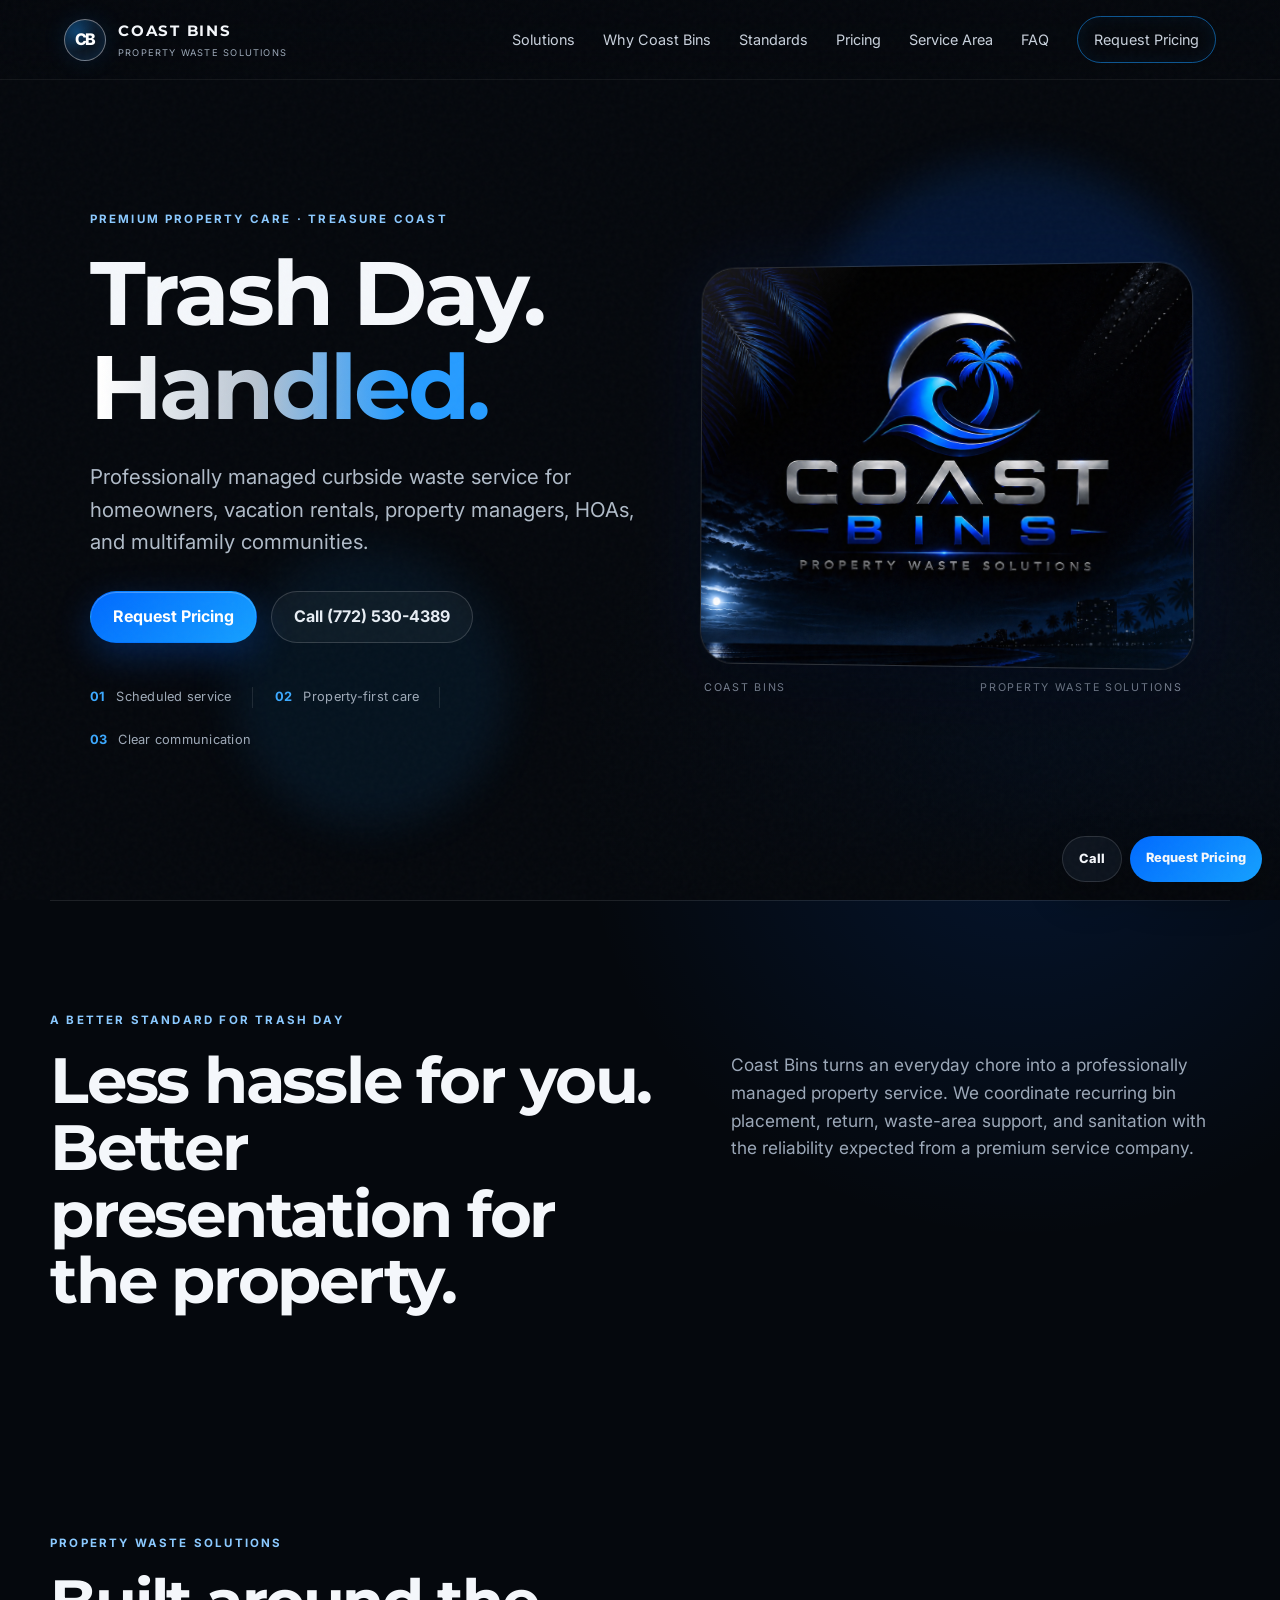
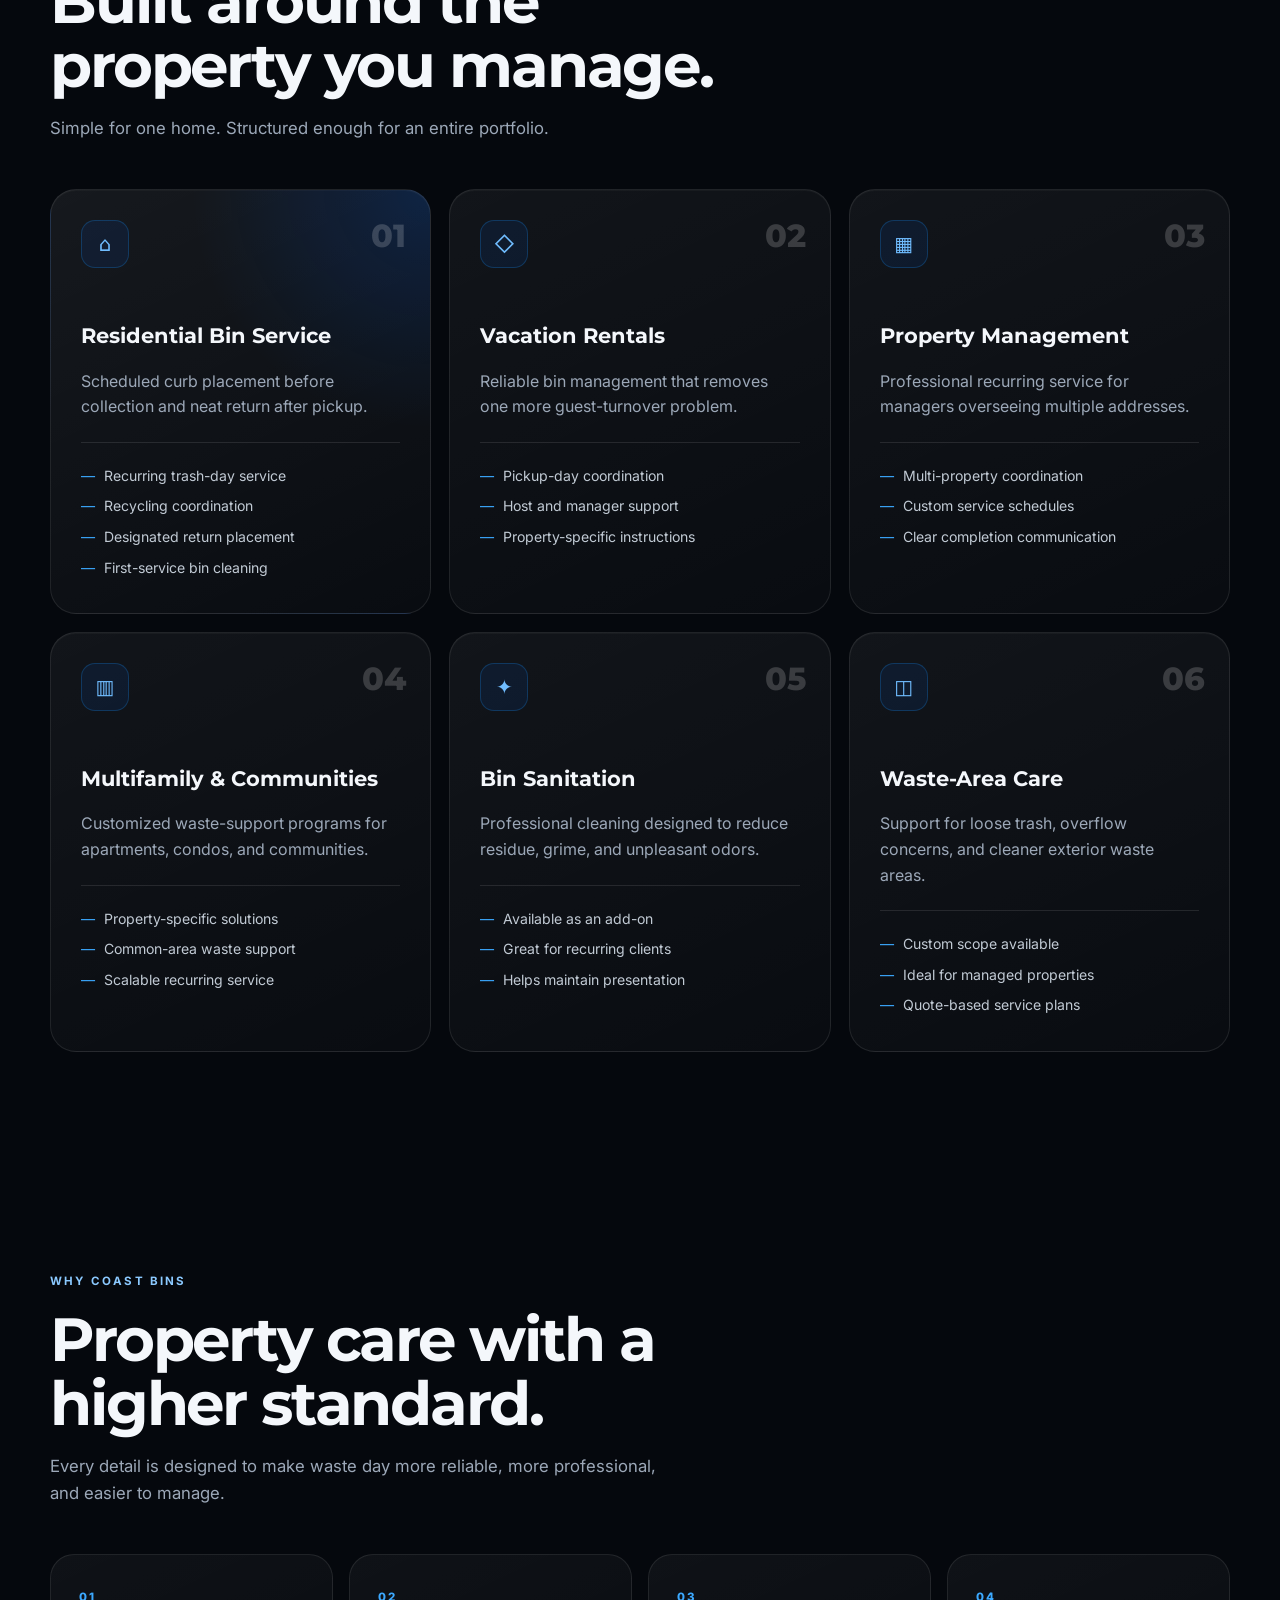
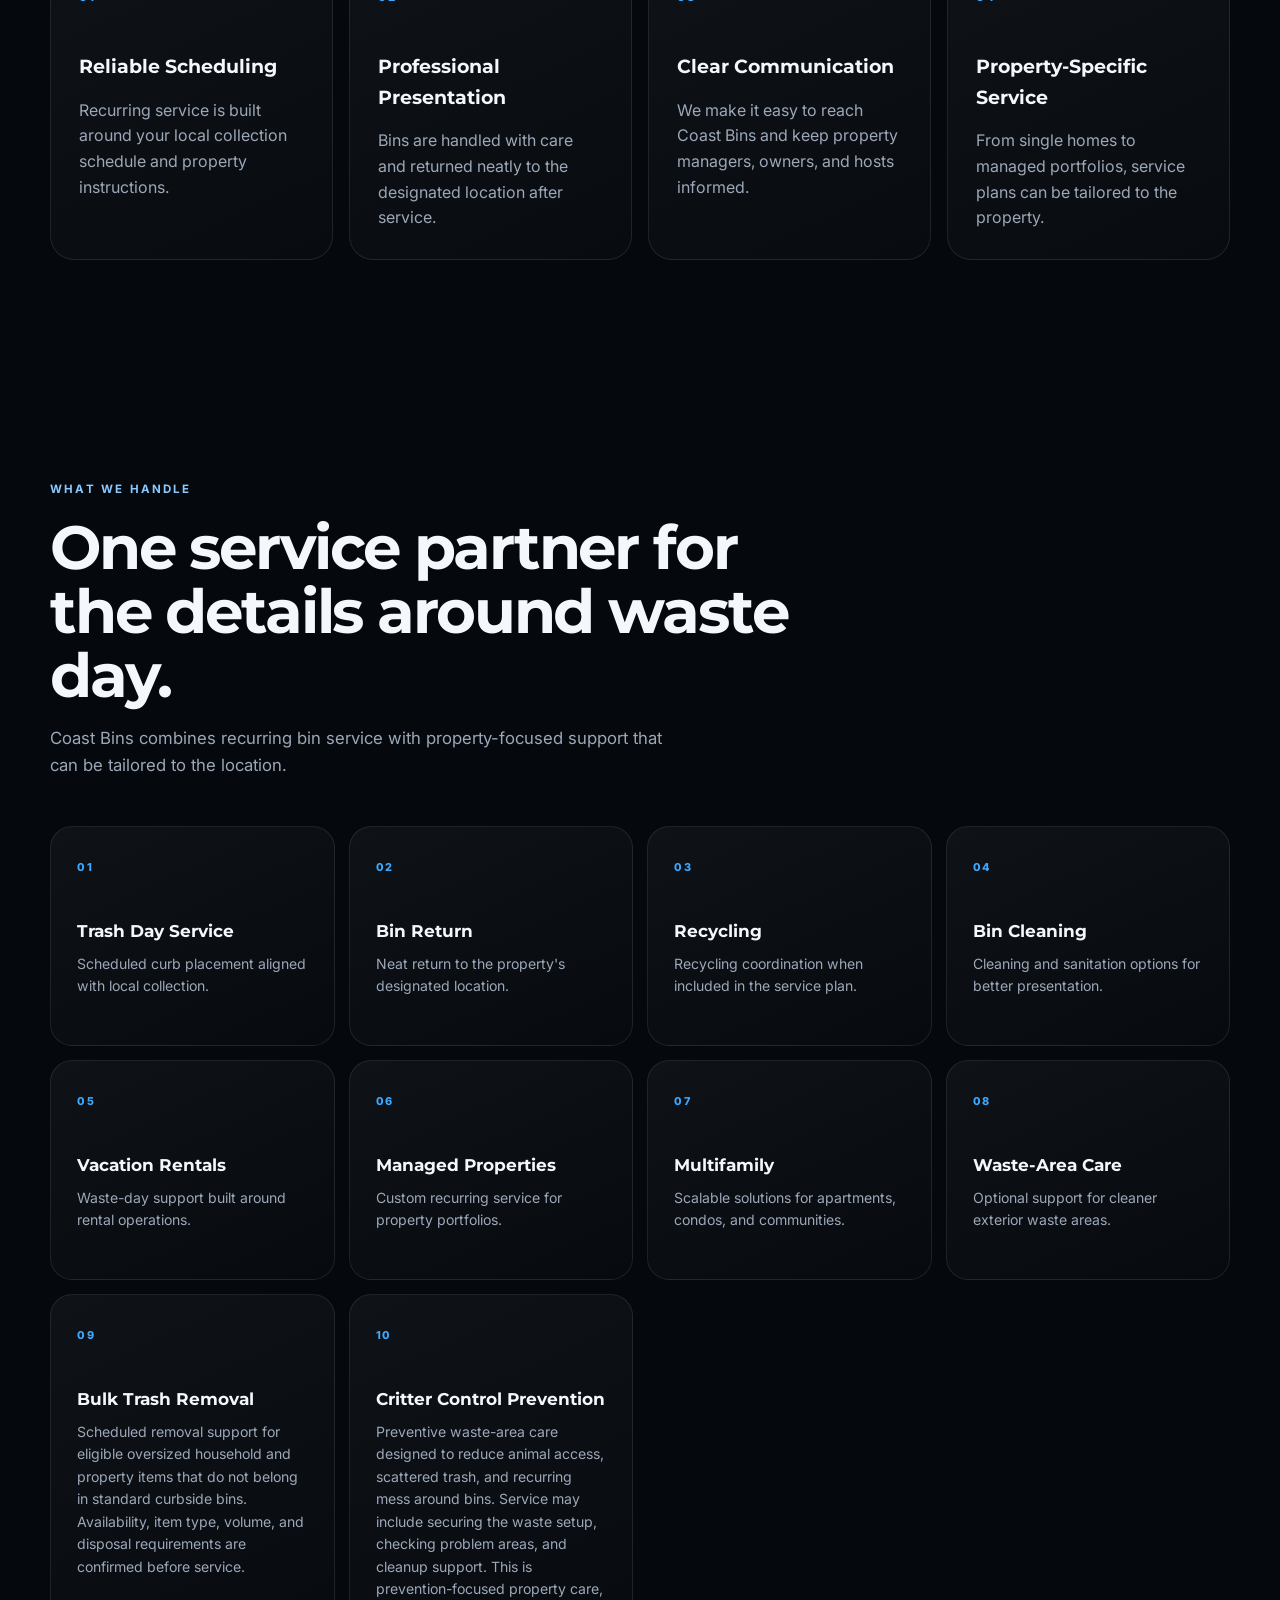
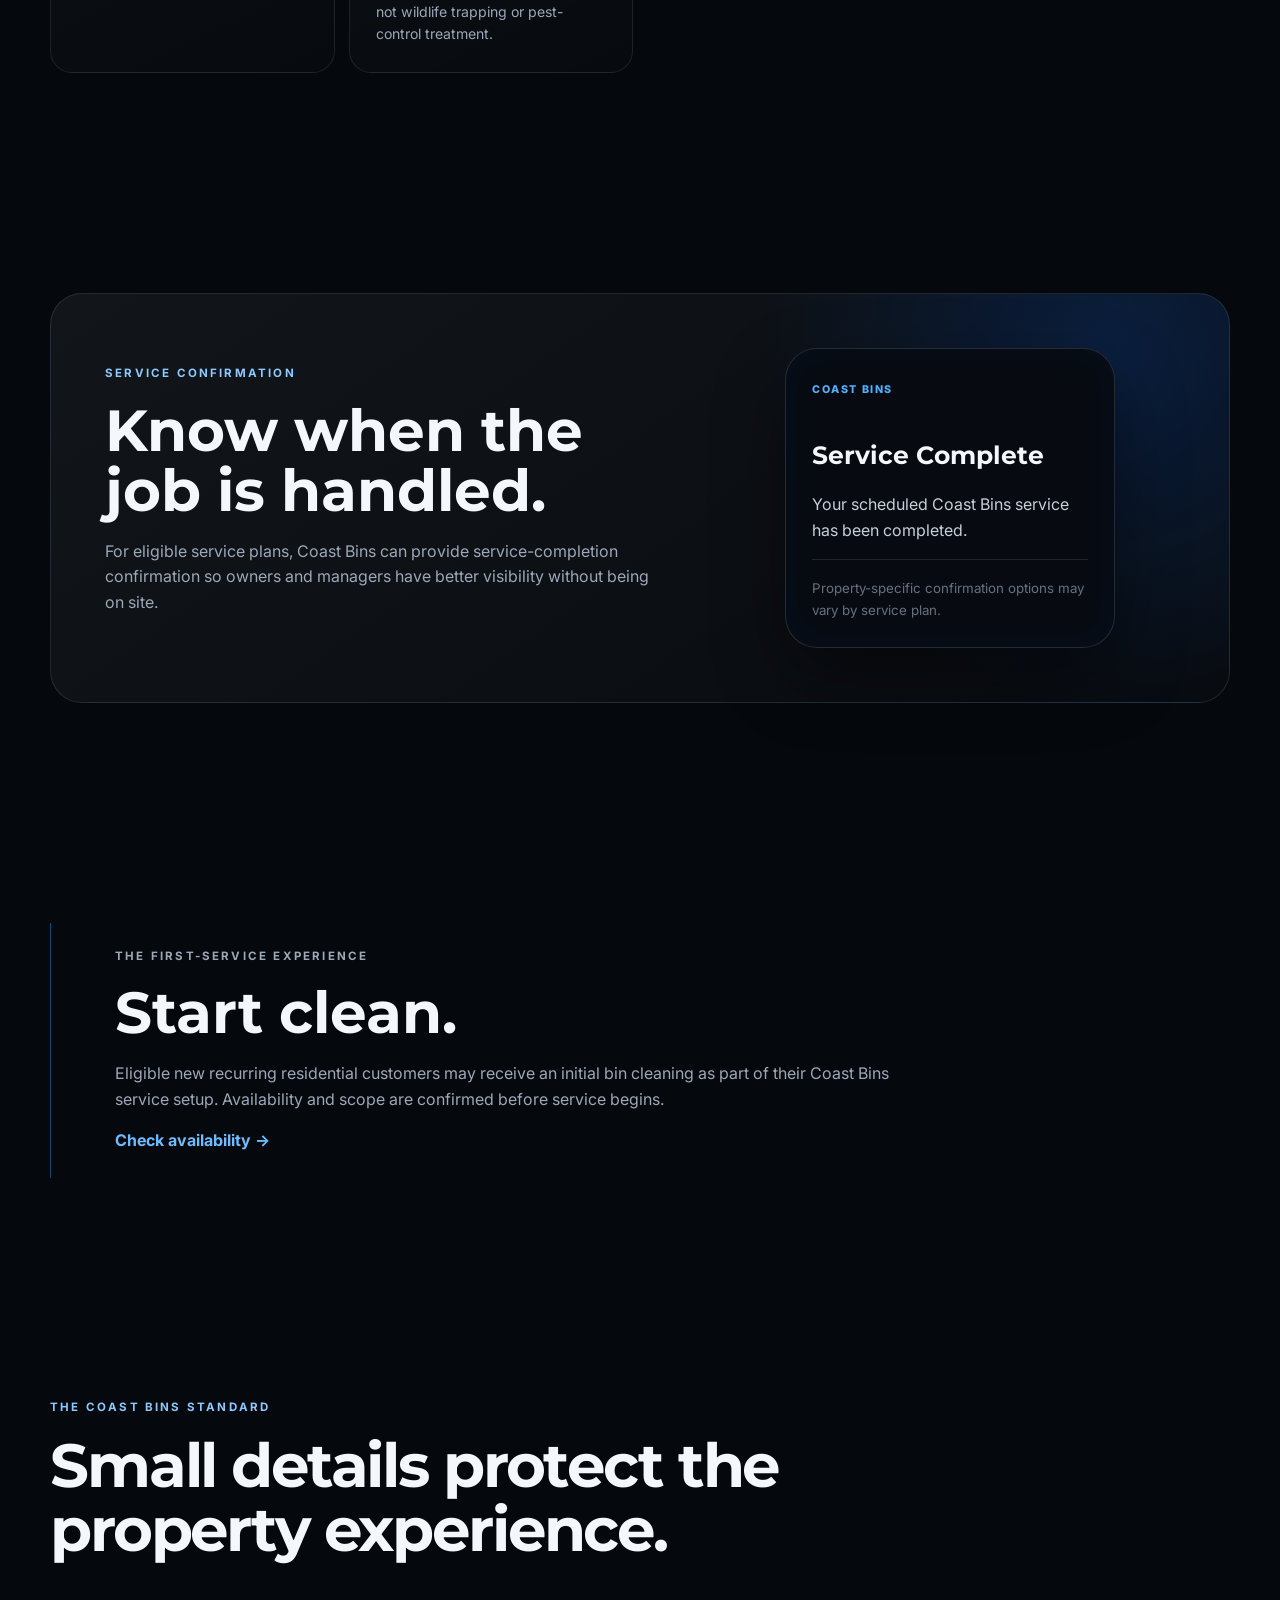
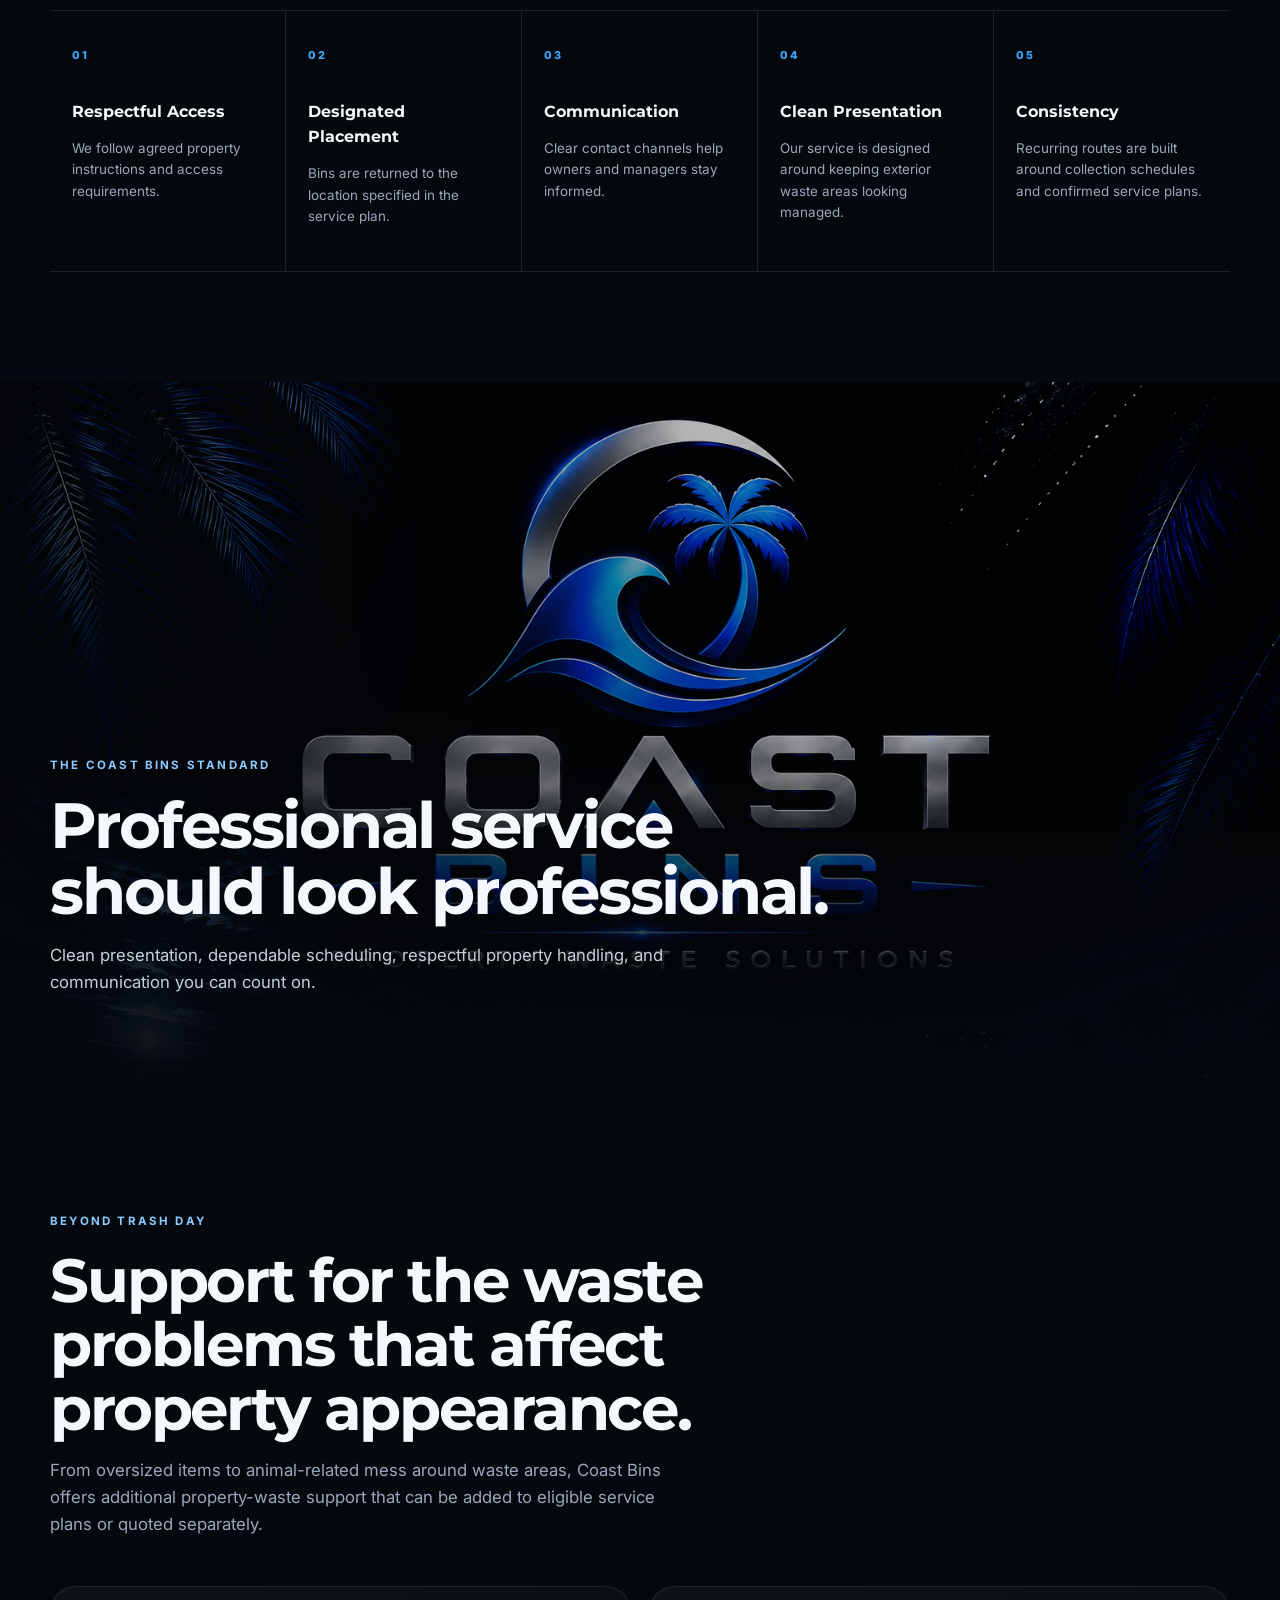
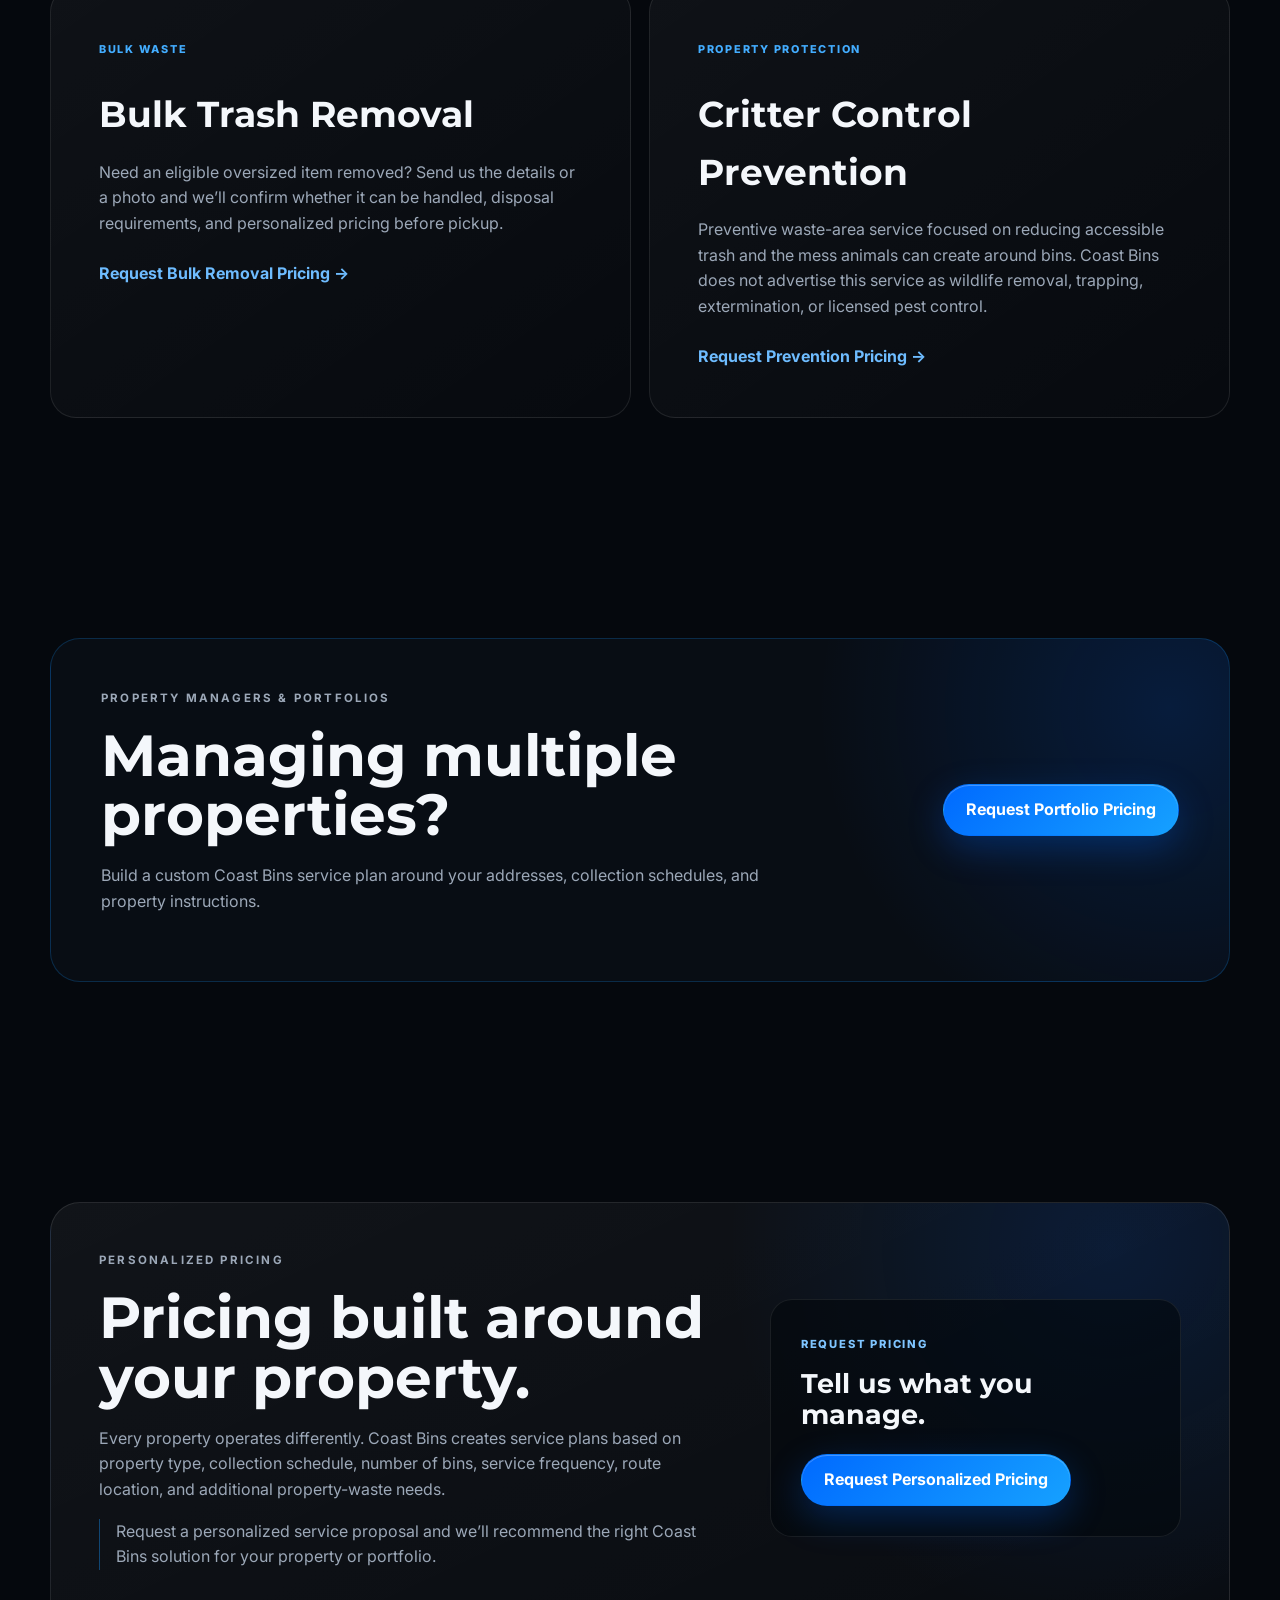
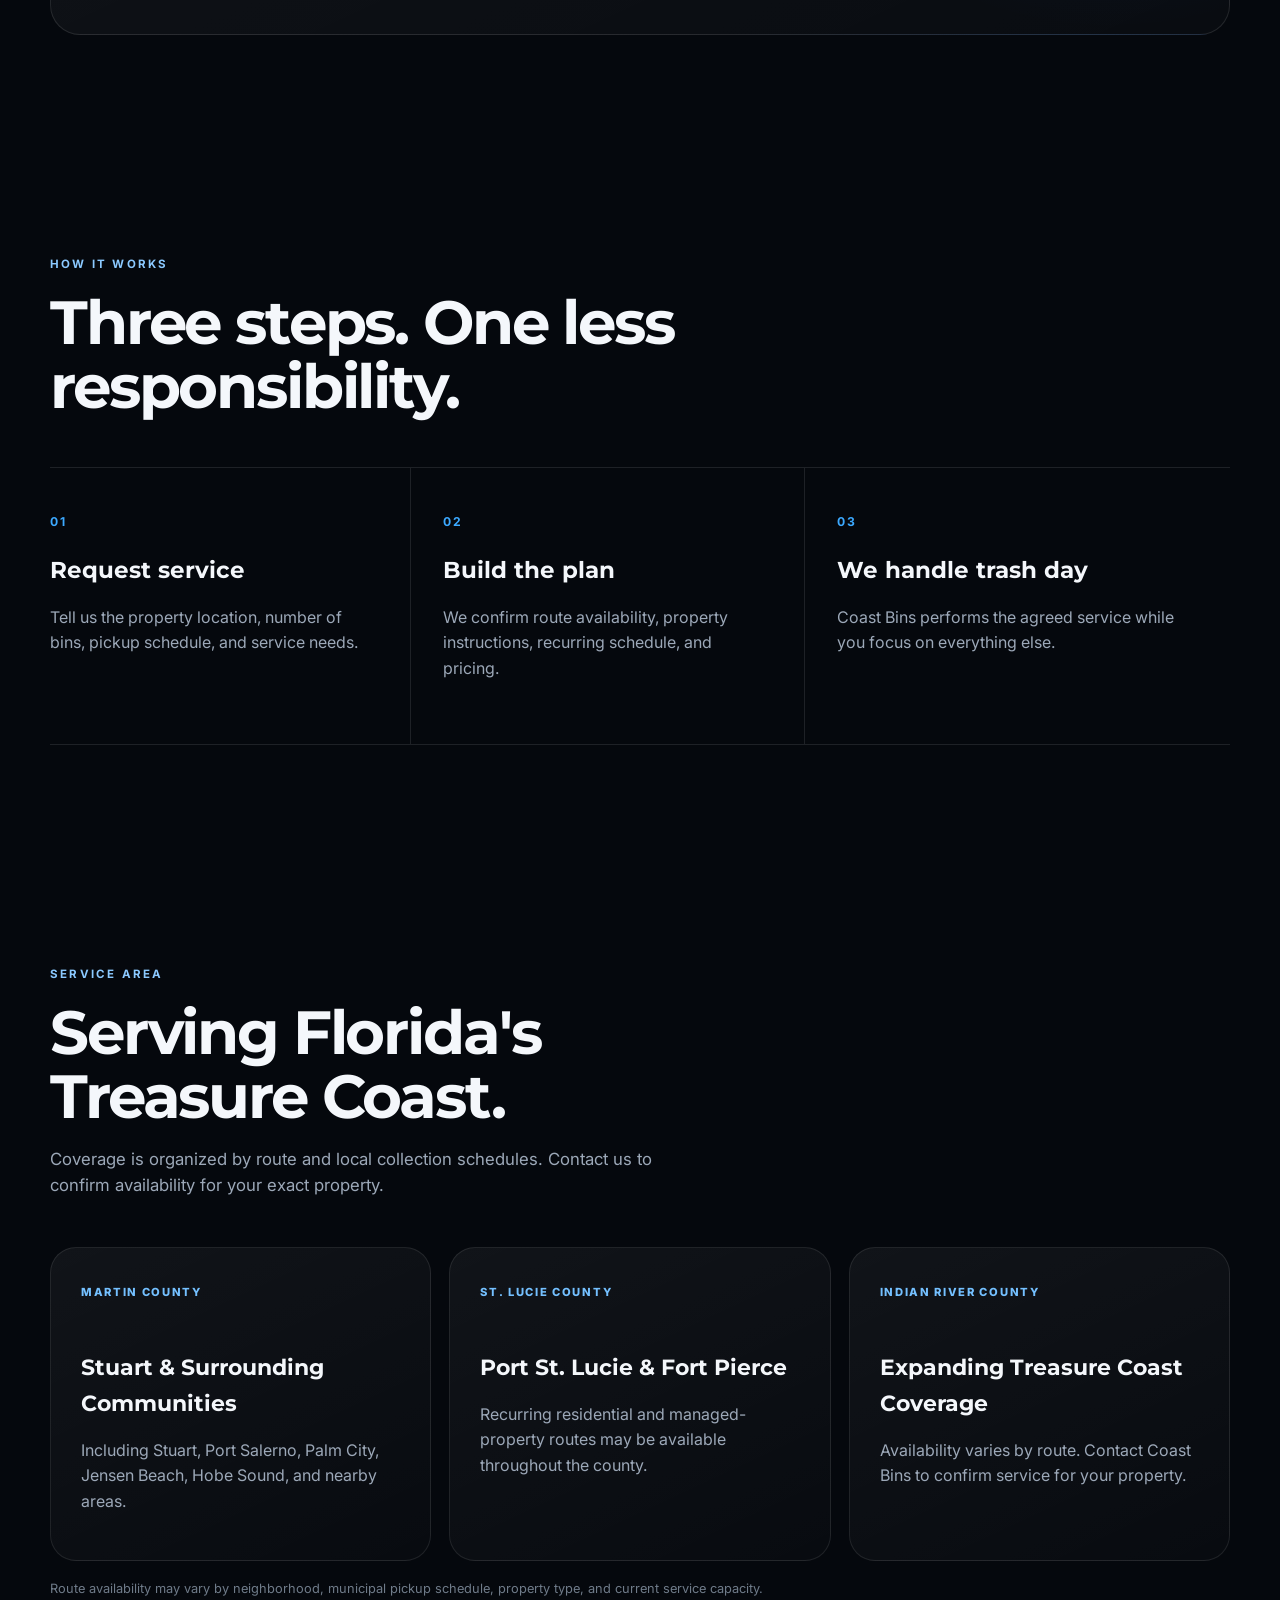
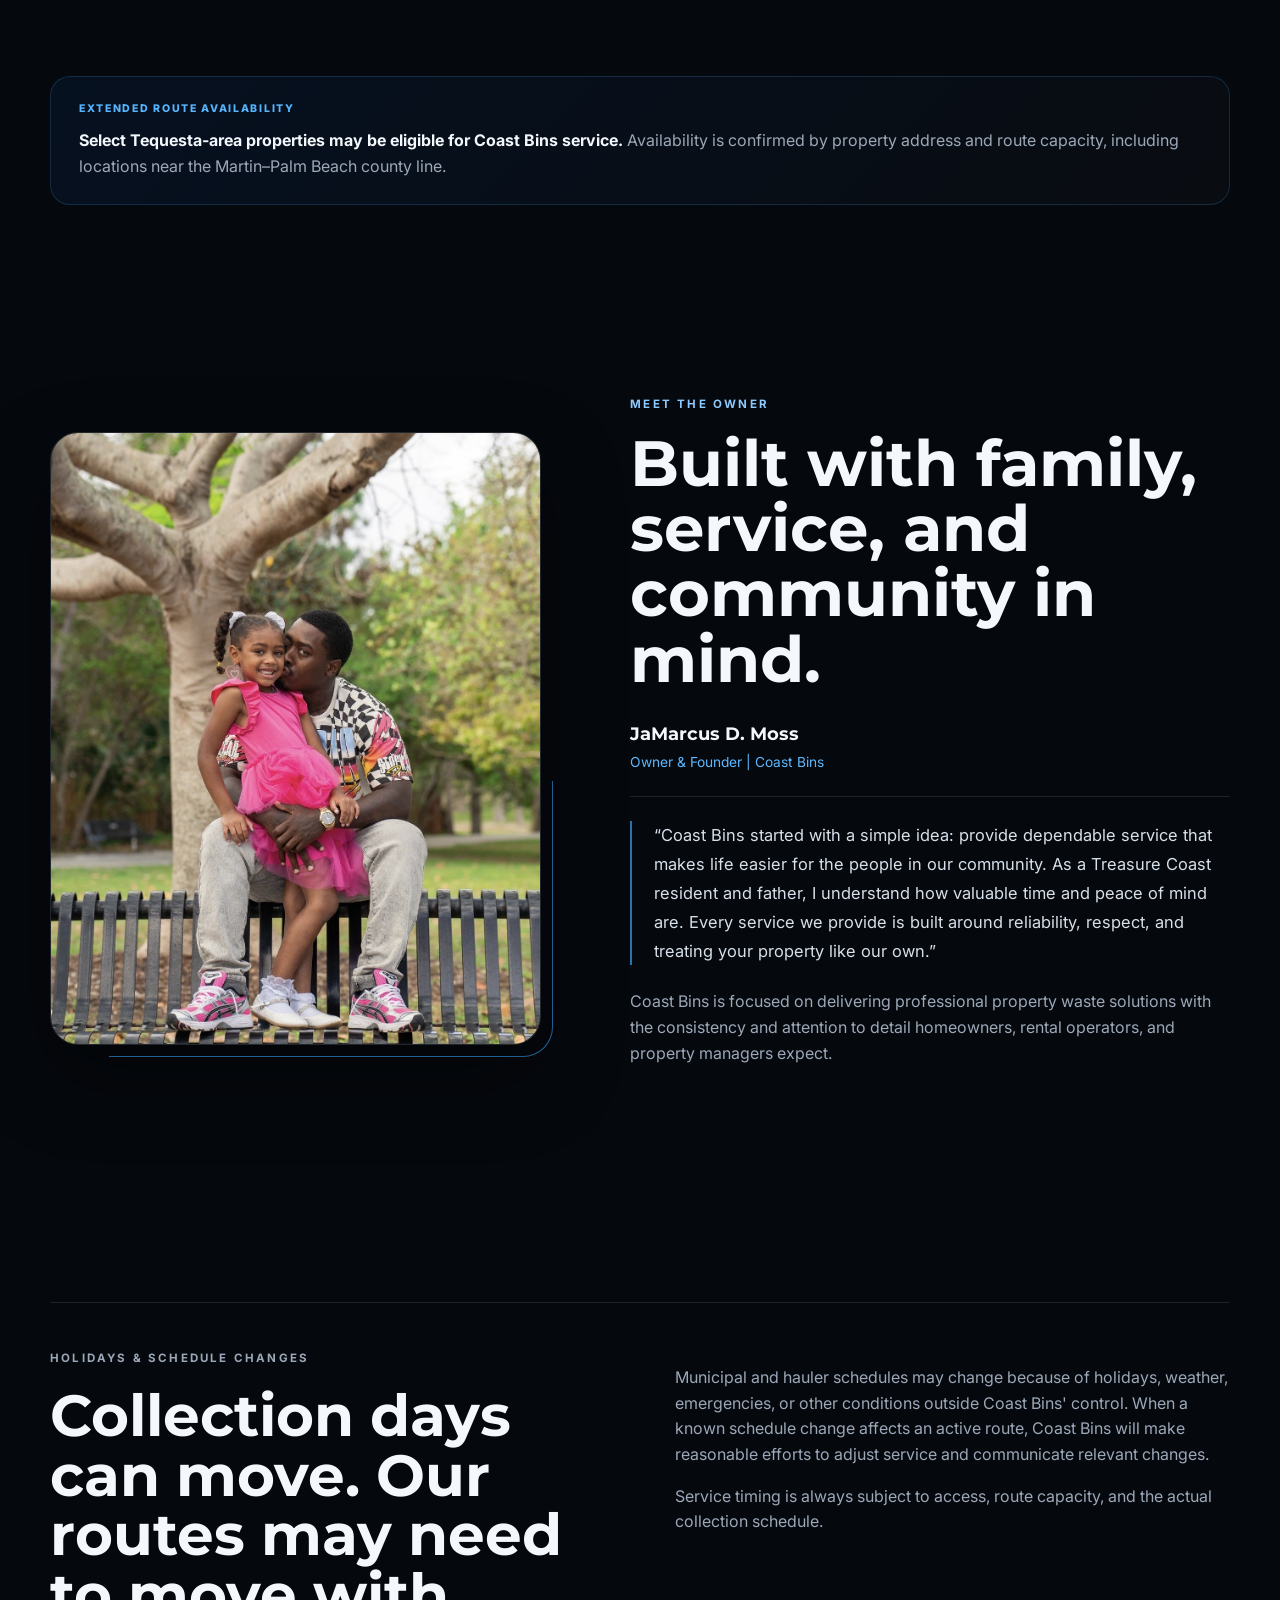
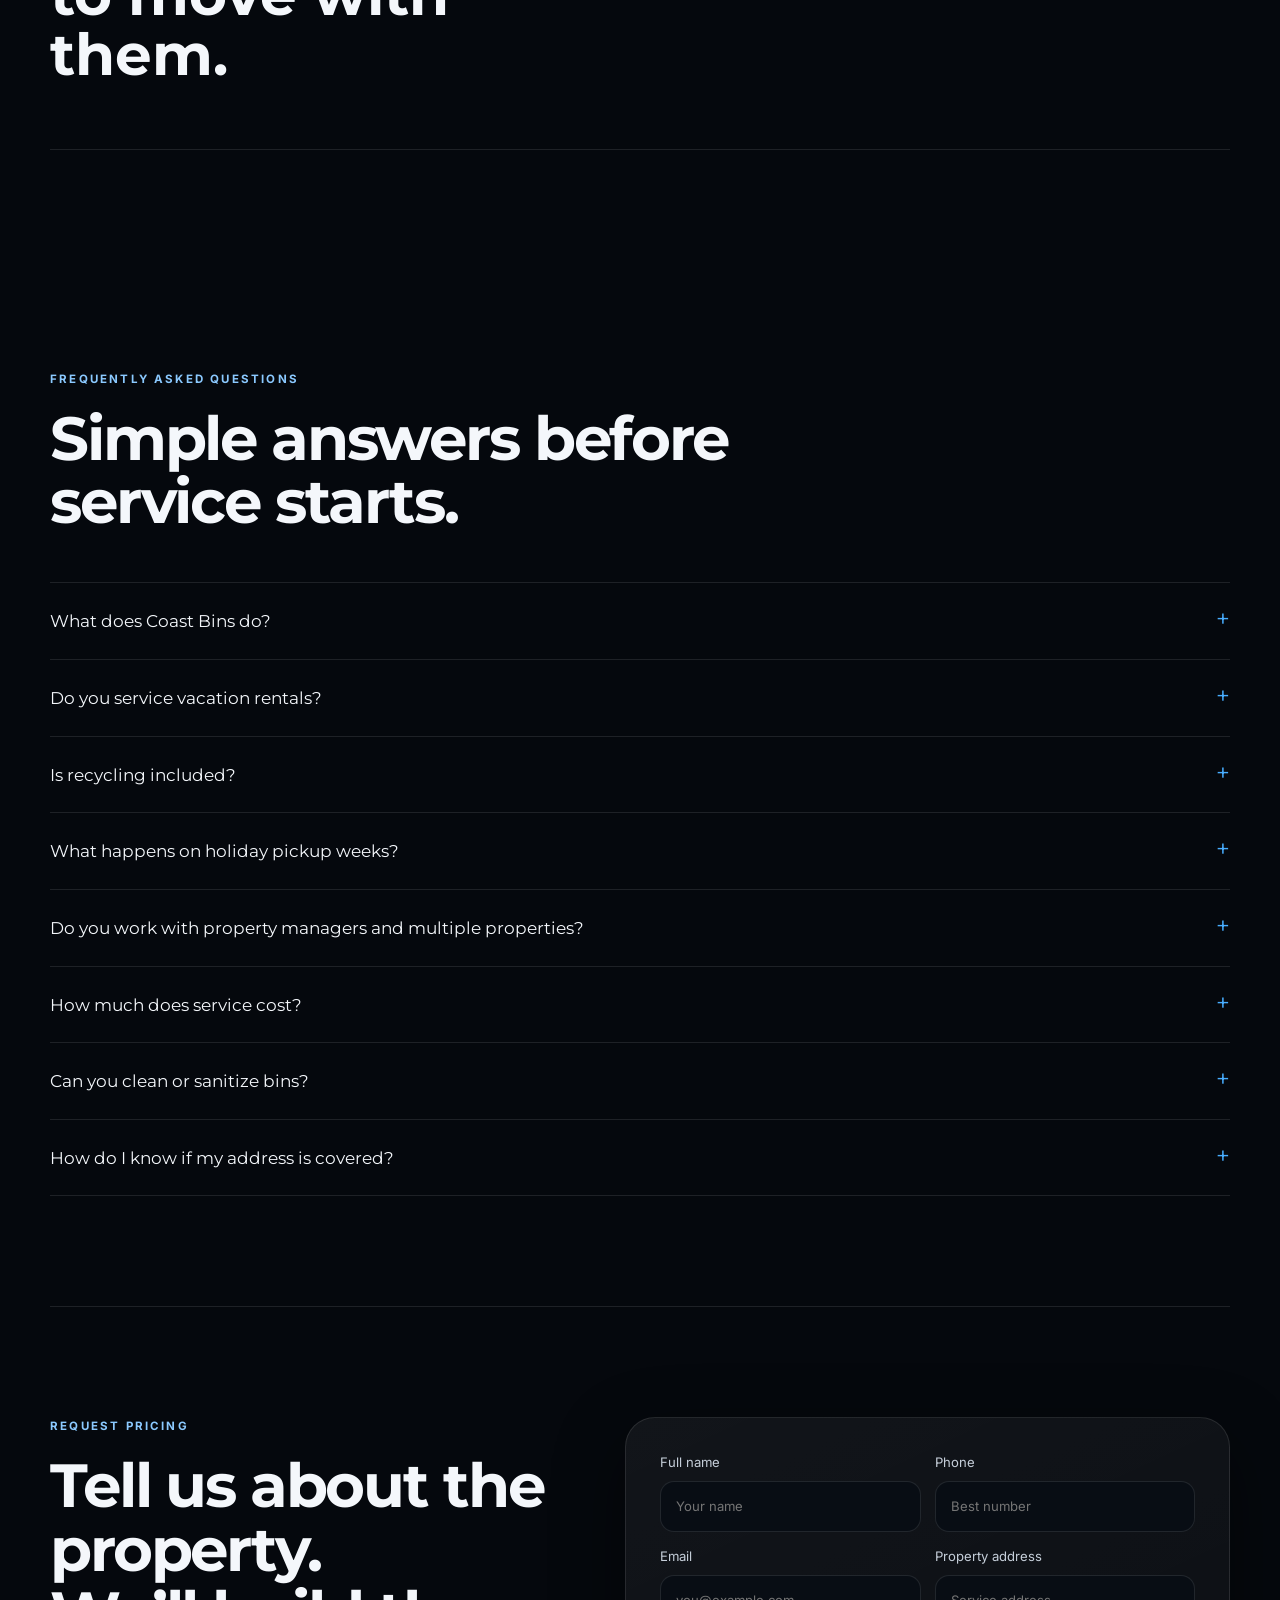
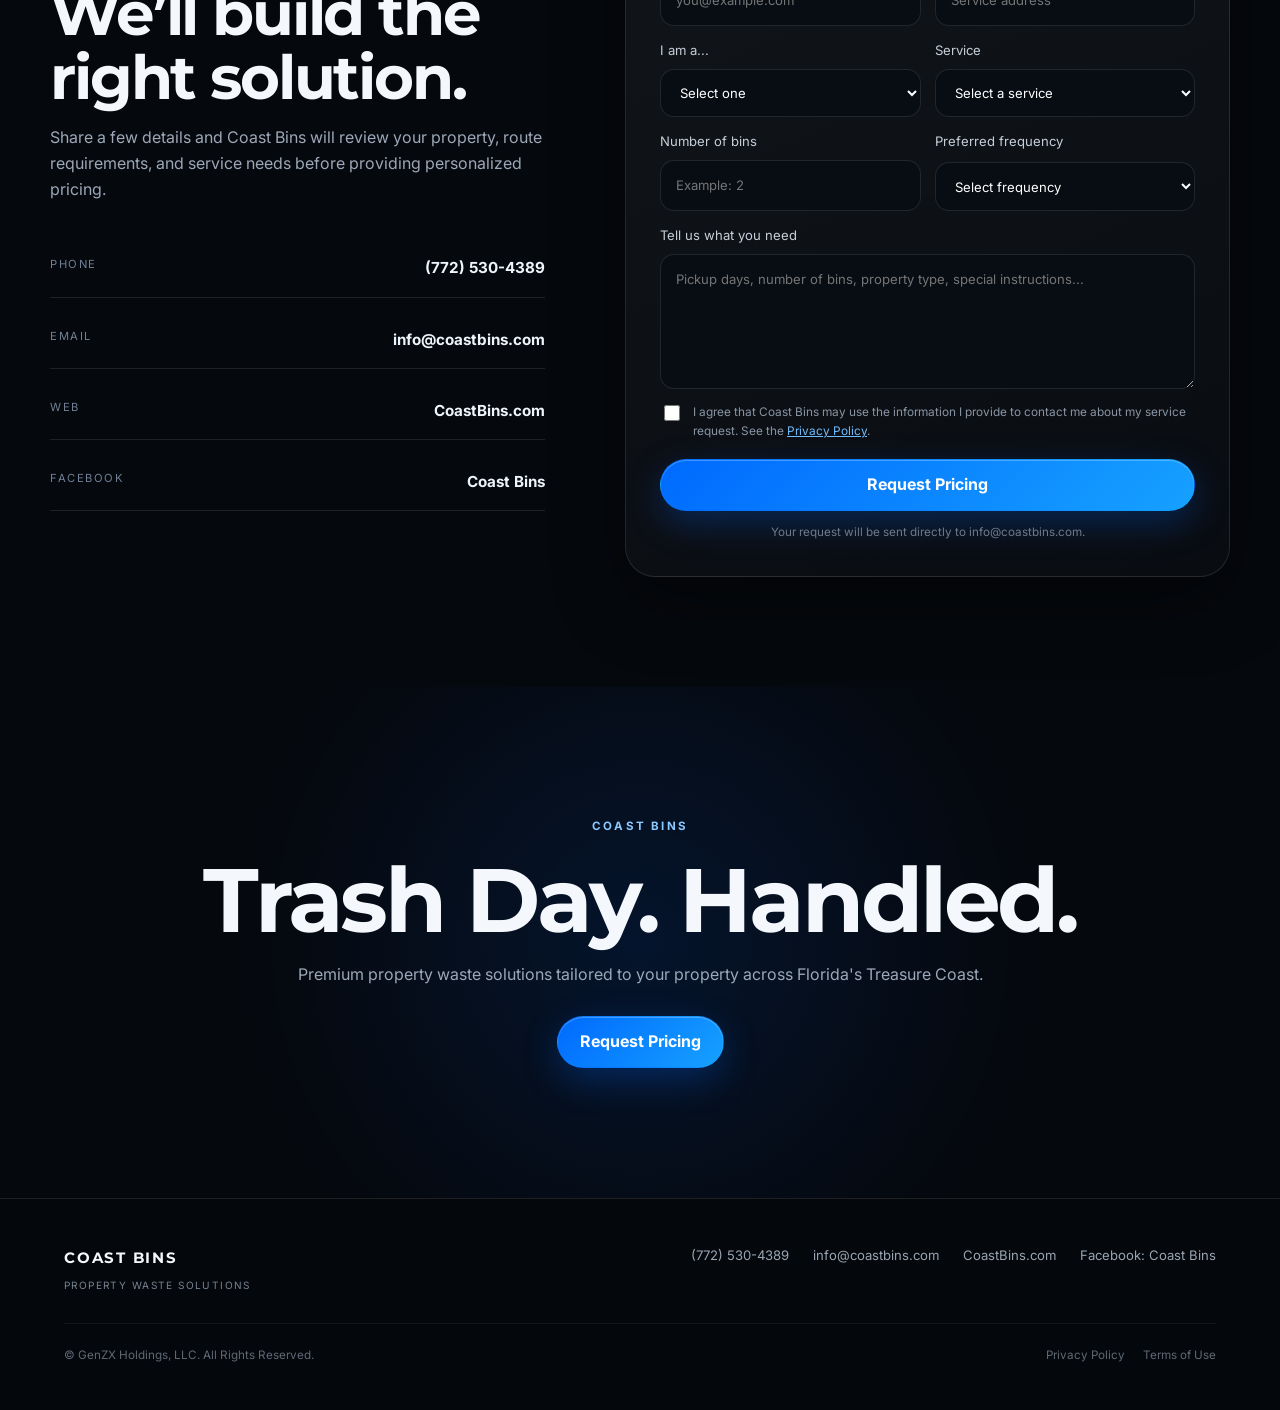
<file: index.html>
<!DOCTYPE html>
<html lang="en">
<head>
  <script>
    if (window.location.protocol === "http:" && window.location.hostname === "coastbins.com") {
      window.location.replace("https://" + window.location.host + window.location.pathname + window.location.search + window.location.hash);
    }
  </script>
  <meta charset="UTF-8" />
  <meta name="viewport" content="width=device-width, initial-scale=1.0" />
  <meta name="theme-color" content="#05080d" />
  <meta name="description" content="Coast Bins provides premium property waste solutions for homeowners, vacation rentals, property managers, HOAs, and multifamily communities across Florida's Treasure Coast." />
  <meta name="keywords" content="trash bin service Stuart FL, property waste solutions Treasure Coast, vacation rental trash service, Port St Lucie trash bin service, curbside bin service, property management waste service">
  <meta property="og:title" content="Coast Bins | Property Waste Solutions">
  <meta property="og:description" content="Premium property waste solutions across Florida's Treasure Coast. Trash Day. Handled.">
  <meta property="og:type" content="website">
  <meta property="og:url" content="https://coastbins.com/">
  <link rel="canonical" href="https://coastbins.com/">
  <title>Coast Bins | Property Waste Solutions</title>
  <link rel="preconnect" href="https://fonts.googleapis.com">
  <link rel="preconnect" href="https://fonts.gstatic.com" crossorigin>
  <link href="https://fonts.googleapis.com/css2?family=Inter:wght@400;500;600;700&family=Montserrat:wght@600;700;800&display=swap" rel="stylesheet">
  <link rel="stylesheet" href="style.css" />
</head>
<body>
  <div class="noise"></div>

  <header class="site-header">
    <a class="brand" href="#top" aria-label="Coast Bins home">
      <span class="brand-mark">CB</span>
      <span>
        <strong>COAST BINS</strong>
        <small>PROPERTY WASTE SOLUTIONS</small>
      </span>
    </a>

    <button class="menu-toggle" aria-label="Open menu" aria-expanded="false">Menu</button>

    <nav class="nav-links">
      <a href="#services">Solutions</a>
      <a href="#why">Why Coast Bins</a>
      <a href="#standards">Standards</a>
      <a href="#pricing">Pricing</a>
      <a href="#area">Service Area</a>
      <a href="#faq">FAQ</a>
      <a href="#contact" class="nav-cta">Request Pricing</a>
    </nav>
  </header>

  <main id="top">
    <section class="hero">
      <div class="hero-glow glow-a"></div>
      <div class="hero-glow glow-b"></div>

      <div class="hero-copy reveal">
        <p class="eyebrow">PREMIUM PROPERTY CARE · TREASURE COAST</p>
        <h1>Trash Day.<br><span>Handled.</span></h1>
        <p class="hero-lead">
          Professionally managed curbside waste service for homeowners, vacation rentals,
          property managers, HOAs, and multifamily communities.
        </p>

        <div class="hero-actions">
          <a class="btn btn-primary" href="#contact">Request Pricing</a>
          <a class="btn btn-secondary" href="tel:+17725304389">Call (772) 530-4389</a>
        </div>

        <div class="trust-strip">
          <span><b>01</b> Scheduled service</span>
          <span><b>02</b> Property-first care</span>
          <span><b>03</b> Clear communication</span>
        </div>
      </div>

      <div class="hero-visual reveal">
        <div class="visual-frame">
          <img src="coastbins-premium-logo.jpg" alt="Coast Bins — Property Waste Solutions" />
        </div>
        <div class="visual-caption">
          <span>COAST BINS</span>
          <span>PROPERTY WASTE SOLUTIONS</span>
        </div>
      </div>
    </section>

    <section class="intro section-shell">
      <p class="eyebrow">A BETTER STANDARD FOR TRASH DAY</p>
      <div class="intro-grid">
        <h2>Less hassle for you.<br>Better presentation for the property.</h2>
        <p>
          Coast Bins turns an everyday chore into a professionally managed property service.
          We coordinate recurring bin placement, return, waste-area support, and sanitation
          with the reliability expected from a premium service company.
        </p>
      </div>
    </section>

    <section id="services" class="services section-shell">
      <div class="section-heading">
        <p class="eyebrow">PROPERTY WASTE SOLUTIONS</p>
        <h2>Built around the property you manage.</h2>
        <p>Simple for one home. Structured enough for an entire portfolio.</p>
      </div>

      <div class="service-grid">
        <article class="service-card featured">
          <div class="card-number">01</div>
          <div class="icon">⌂</div>
          <h3>Residential Bin Service</h3>
          <p>Scheduled curb placement before collection and neat return after pickup.</p>
          <ul>
            <li>Recurring trash-day service</li>
            <li>Recycling coordination</li>
            <li>Designated return placement</li>
            <li>First-service bin cleaning</li>
          </ul>
        </article>

        <article class="service-card">
          <div class="card-number">02</div>
          <div class="icon">◇</div>
          <h3>Vacation Rentals</h3>
          <p>Reliable bin management that removes one more guest-turnover problem.</p>
          <ul>
            <li>Pickup-day coordination</li>
            <li>Host and manager support</li>
            <li>Property-specific instructions</li>
          </ul>
        </article>

        <article class="service-card">
          <div class="card-number">03</div>
          <div class="icon">▦</div>
          <h3>Property Management</h3>
          <p>Professional recurring service for managers overseeing multiple addresses.</p>
          <ul>
            <li>Multi-property coordination</li>
            <li>Custom service schedules</li>
            <li>Clear completion communication</li>
          </ul>
        </article>

        <article class="service-card">
          <div class="card-number">04</div>
          <div class="icon">▥</div>
          <h3>Multifamily & Communities</h3>
          <p>Customized waste-support programs for apartments, condos, and communities.</p>
          <ul>
            <li>Property-specific solutions</li>
            <li>Common-area waste support</li>
            <li>Scalable recurring service</li>
          </ul>
        </article>

        <article class="service-card">
          <div class="card-number">05</div>
          <div class="icon">✦</div>
          <h3>Bin Sanitation</h3>
          <p>Professional cleaning designed to reduce residue, grime, and unpleasant odors.</p>
          <ul>
            <li>Available as an add-on</li>
            <li>Great for recurring clients</li>
            <li>Helps maintain presentation</li>
          </ul>
        </article>

        <article class="service-card">
          <div class="card-number">06</div>
          <div class="icon">◫</div>
          <h3>Waste-Area Care</h3>
          <p>Support for loose trash, overflow concerns, and cleaner exterior waste areas.</p>
          <ul>
            <li>Custom scope available</li>
            <li>Ideal for managed properties</li>
            <li>Quote-based service plans</li>
          </ul>
        </article>
      </div>
    </section>


    <section id="why" class="why section-shell">
      <div class="section-heading">
        <p class="eyebrow">WHY COAST BINS</p>
        <h2>Property care with a higher standard.</h2>
        <p>Every detail is designed to make waste day more reliable, more professional, and easier to manage.</p>
      </div>

      <div class="why-grid">
        <article class="why-card">
          <span>01</span>
          <h3>Reliable Scheduling</h3>
          <p>Recurring service is built around your local collection schedule and property instructions.</p>
        </article>
        <article class="why-card">
          <span>02</span>
          <h3>Professional Presentation</h3>
          <p>Bins are handled with care and returned neatly to the designated location after service.</p>
        </article>
        <article class="why-card">
          <span>03</span>
          <h3>Clear Communication</h3>
          <p>We make it easy to reach Coast Bins and keep property managers, owners, and hosts informed.</p>
        </article>
        <article class="why-card">
          <span>04</span>
          <h3>Property-Specific Service</h3>
          <p>From single homes to managed portfolios, service plans can be tailored to the property.</p>
        </article>
      </div>
    </section>


    <section class="handle section-shell">
      <div class="section-heading">
        <p class="eyebrow">WHAT WE HANDLE</p>
        <h2>One service partner for the details around waste day.</h2>
        <p>Coast Bins combines recurring bin service with property-focused support that can be tailored to the location.</p>
      </div>
      <div class="handle-grid">
        <div class="handle-item"><span>01</span><strong>Trash Day Service</strong><p>Scheduled curb placement aligned with local collection.</p></div>
        <div class="handle-item"><span>02</span><strong>Bin Return</strong><p>Neat return to the property's designated location.</p></div>
        <div class="handle-item"><span>03</span><strong>Recycling</strong><p>Recycling coordination when included in the service plan.</p></div>
        <div class="handle-item"><span>04</span><strong>Bin Cleaning</strong><p>Cleaning and sanitation options for better presentation.</p></div>
        <div class="handle-item"><span>05</span><strong>Vacation Rentals</strong><p>Waste-day support built around rental operations.</p></div>
        <div class="handle-item"><span>06</span><strong>Managed Properties</strong><p>Custom recurring service for property portfolios.</p></div>
        <div class="handle-item"><span>07</span><strong>Multifamily</strong><p>Scalable solutions for apartments, condos, and communities.</p></div>
        <div class="handle-item"><span>08</span><strong>Waste-Area Care</strong><p>Optional support for cleaner exterior waste areas.</p></div>
        <div class="handle-item"><span>09</span><strong>Bulk Trash Removal</strong><p>Scheduled removal support for eligible oversized household and property items that do not belong in standard curbside bins. Availability, item type, volume, and disposal requirements are confirmed before service.</p></div>
        <div class="handle-item"><span>10</span><strong>Critter Control Prevention</strong><p>Preventive waste-area care designed to reduce animal access, scattered trash, and recurring mess around bins. Service may include securing the waste setup, checking problem areas, and cleanup support. This is prevention-focused property care, not wildlife trapping or pest-control treatment.</p></div>
      </div>
    </section>

    <section class="completion section-shell">
      <div class="completion-card">
        <div>
          <p class="eyebrow">SERVICE CONFIRMATION</p>
          <h2>Know when the job is handled.</h2>
          <p>For eligible service plans, Coast Bins can provide service-completion confirmation so owners and managers have better visibility without being on site.</p>
        </div>
        <div class="phone-mock">
          <span>COAST BINS</span>
          <strong>Service Complete</strong>
          <p>Your scheduled Coast Bins service has been completed.</p>
          <small>Property-specific confirmation options may vary by service plan.</small>
        </div>
      </div>
    </section>

    <section class="first-service section-shell">
      <div class="first-service-card">
        <p class="eyebrow">THE FIRST-SERVICE EXPERIENCE</p>
        <h2>Start clean.</h2>
        <p>Eligible new recurring residential customers may receive an initial bin cleaning as part of their Coast Bins service setup. Availability and scope are confirmed before service begins.</p>
        <a href="#contact" class="text-link">Check availability →</a>
      </div>
    </section>

    <section id="standards" class="standards section-shell">
      <div class="section-heading">
        <p class="eyebrow">THE COAST BINS STANDARD</p>
        <h2>Small details protect the property experience.</h2>
      </div>
      <div class="standards-grid">
        <article><span>01</span><h3>Respectful Access</h3><p>We follow agreed property instructions and access requirements.</p></article>
        <article><span>02</span><h3>Designated Placement</h3><p>Bins are returned to the location specified in the service plan.</p></article>
        <article><span>03</span><h3>Communication</h3><p>Clear contact channels help owners and managers stay informed.</p></article>
        <article><span>04</span><h3>Clean Presentation</h3><p>Our service is designed around keeping exterior waste areas looking managed.</p></article>
        <article><span>05</span><h3>Consistency</h3><p>Recurring routes are built around collection schedules and confirmed service plans.</p></article>
      </div>
    </section>

    <section class="luxury-break">
      <img src="coastbins-wallpaper.png" alt="Coast Bins premium brand scene" />
      <div class="luxury-overlay"></div>
      <div class="luxury-copy reveal">
        <p class="eyebrow">THE COAST BINS STANDARD</p>
        <h2>Professional service should look professional.</h2>
        <p>
          Clean presentation, dependable scheduling, respectful property handling, and communication
          you can count on.
        </p>
      </div>
    </section>




    <section class="property-protection section-shell">
      <div class="section-heading">
        <p class="eyebrow">BEYOND TRASH DAY</p>
        <h2>Support for the waste problems that affect property appearance.</h2>
        <p>From oversized items to animal-related mess around waste areas, Coast Bins offers additional property-waste support that can be added to eligible service plans or quoted separately.</p>
      </div>
      <div class="protection-grid">
        <article>
          <span>BULK WASTE</span>
          <h3>Bulk Trash Removal</h3>
          <p>Need an eligible oversized item removed? Send us the details or a photo and we’ll confirm whether it can be handled, disposal requirements, and personalized pricing before pickup.</p>
          <a href="#contact" class="text-link" data-service="Bulk Trash Removal">Request Bulk Removal Pricing →</a>
        </article>
        <article>
          <span>PROPERTY PROTECTION</span>
          <h3>Critter Control Prevention</h3>
          <p>Preventive waste-area service focused on reducing accessible trash and the mess animals can create around bins. Coast Bins does not advertise this service as wildlife removal, trapping, extermination, or licensed pest control.</p>
          <a href="#contact" class="text-link" data-service="Critter Control Prevention">Request Prevention Pricing →</a>
        </article>
      </div>
    </section>

    <section class="portfolio section-shell">
      <div class="portfolio-card">
        <div>
          <p class="eyebrow">PROPERTY MANAGERS & PORTFOLIOS</p>
          <h2>Managing multiple properties?</h2>
          <p>Build a custom Coast Bins service plan around your addresses, collection schedules, and property instructions.</p>
        </div>
        <a class="btn btn-primary" href="#contact" data-service="Property Management">Request Portfolio Pricing</a>
      </div>
    </section>

    <section id="pricing" class="pricing section-shell">
      <div class="pricing-shell">
        <div>
          <p class="eyebrow">PERSONALIZED PRICING</p>
          <h2>Pricing built around your property.</h2>
          <p>
            Every property operates differently. Coast Bins creates service plans based on
            property type, collection schedule, number of bins, service frequency, route location,
            and additional property-waste needs.
          </p>
          <p class="pricing-note">
            Request a personalized service proposal and we’ll recommend the right Coast Bins
            solution for your property or portfolio.
          </p>
        </div>
        <div class="pricing-cta">
          <span>REQUEST PRICING</span>
          <strong>Tell us what you manage.</strong>
          <a class="btn btn-primary" href="#contact">Request Personalized Pricing</a>
        </div>
      </div>
    </section>

    <section id="how" class="process section-shell">
      <div class="section-heading">
        <p class="eyebrow">HOW IT WORKS</p>
        <h2>Three steps. One less responsibility.</h2>
      </div>

      <div class="process-grid">
        <div class="process-step">
          <span>01</span>
          <h3>Request service</h3>
          <p>Tell us the property location, number of bins, pickup schedule, and service needs.</p>
        </div>
        <div class="process-step">
          <span>02</span>
          <h3>Build the plan</h3>
          <p>We confirm route availability, property instructions, recurring schedule, and pricing.</p>
        </div>
        <div class="process-step">
          <span>03</span>
          <h3>We handle trash day</h3>
          <p>Coast Bins performs the agreed service while you focus on everything else.</p>
        </div>
      </div>
    </section>

    <section id="area" class="area section-shell">
      <div class="section-heading">
        <p class="eyebrow">SERVICE AREA</p>
        <h2>Serving Florida's Treasure Coast.</h2>
        <p>Coverage is organized by route and local collection schedules. Contact us to confirm availability for your exact property.</p>
      </div>

      <div class="county-grid">
        <article class="county-card">
          <span>MARTIN COUNTY</span>
          <h3>Stuart & Surrounding Communities</h3>
          <p>Including Stuart, Port Salerno, Palm City, Jensen Beach, Hobe Sound, and nearby areas.</p>
        </article>
        <article class="county-card">
          <span>ST. LUCIE COUNTY</span>
          <h3>Port St. Lucie & Fort Pierce</h3>
          <p>Recurring residential and managed-property routes may be available throughout the county.</p>
        </article>
        <article class="county-card">
          <span>INDIAN RIVER COUNTY</span>
          <h3>Expanding Treasure Coast Coverage</h3>
          <p>Availability varies by route. Contact Coast Bins to confirm service for your property.</p>
        </article>
      </div>

      <div class="route-note">Route availability may vary by neighborhood, municipal pickup schedule, property type, and current service capacity.</div>
    </section>


        <div class="tequesta-service-note">
          <span>EXTENDED ROUTE AVAILABILITY</span>
          <p><strong>Select Tequesta-area properties may be eligible for Coast Bins service.</strong> Availability is confirmed by property address and route capacity, including locations near the Martin–Palm Beach county line.</p>
        </div>

    <section id="about" class="owner-section section-shell">
      <div class="owner-grid">
        <div class="owner-photo-wrap">
          <img src="jamarcus-moss-owner.jpg" alt="JaMarcus D. Moss with his daughter" class="owner-photo" loading="lazy">
          <div class="owner-photo-accent"></div>
        </div>
        <div class="owner-copy">
          <p class="eyebrow">MEET THE OWNER</p>
          <h2>Built with family, service, and community in mind.</h2>
          <p class="owner-name"><strong>JaMarcus D. Moss</strong><br><span>Owner &amp; Founder | Coast Bins</span></p>
          <blockquote>
            “Coast Bins started with a simple idea: provide dependable service that makes life easier for the people in our community.
            As a Treasure Coast resident and father, I understand how valuable time and peace of mind are. Every service we provide is
            built around reliability, respect, and treating your property like our own.”
          </blockquote>
          <p>Coast Bins is focused on delivering professional property waste solutions with the consistency and attention to detail homeowners, rental operators, and property managers expect.</p>
        </div>
      </div>
    </section>



    <section class="holiday section-shell">
      <div class="holiday-grid">
        <div>
          <p class="eyebrow">HOLIDAYS & SCHEDULE CHANGES</p>
          <h2>Collection days can move. Our routes may need to move with them.</h2>
        </div>
        <div>
          <p>Municipal and hauler schedules may change because of holidays, weather, emergencies, or other conditions outside Coast Bins' control. When a known schedule change affects an active route, Coast Bins will make reasonable efforts to adjust service and communicate relevant changes.</p>
          <p>Service timing is always subject to access, route capacity, and the actual collection schedule.</p>
        </div>
      </div>
    </section>

    <section id="faq" class="faq section-shell">
      <div class="section-heading">
        <p class="eyebrow">FREQUENTLY ASKED QUESTIONS</p>
        <h2>Simple answers before service starts.</h2>
      </div>

      <div class="faq-list">
        <details>
          <summary>What does Coast Bins do?</summary>
          <p>We provide scheduled property waste support, including recurring curb placement and return of trash and recycling bins, plus optional sanitation and custom property services.</p>
        </details>
        <details>
          <summary>Do you service vacation rentals?</summary>
          <p>Yes. Coast Bins can coordinate recurring waste-day service for short-term rentals so guests and property managers have one less task to manage.</p>
        </details>
        <details>
          <summary>Is recycling included?</summary>
          <p>Recycling can be included when it is part of the property's agreed recurring service plan and local collection schedule.</p>
        </details>
        <details>
          <summary>What happens on holiday pickup weeks?</summary>
          <p>Collection schedules can shift around holidays. Coast Bins follows the applicable local schedule when route updates are known and service remains available.</p>
        </details>
        <details>
          <summary>Do you work with property managers and multiple properties?</summary>
          <p>Yes. Multi-property and portfolio service can be quoted with custom schedules and property-specific instructions.</p>
        </details>
        <details>
          <summary>How much does service cost?</summary>
          <p>Pricing depends on property type, number of bins, service frequency, route location, pickup schedule, and any add-ons. Request a quote for exact pricing.</p>
        </details>
        <details>
          <summary>Can you clean or sanitize bins?</summary>
          <p>Yes. Bin sanitation may be available as an add-on service depending on the route and property.</p>
        </details>
        <details>
          <summary>How do I know if my address is covered?</summary>
          <p>Submit your property address through the service request form or call Coast Bins at (772) 530-4389 and we will confirm route availability.</p>
        </details>
      </div>
    </section>

    <section id="contact" class="contact section-shell">
      <div class="contact-grid">
        <div class="contact-copy">
          <p class="eyebrow">REQUEST PRICING</p>
          <h2>Tell us about the property.<br>We’ll build the right solution.</h2>
          <p>
            Share a few details and Coast Bins will review your property, route requirements,
            and service needs before providing personalized pricing.
          </p>

          <div class="contact-details">
            <a href="tel:+17725304389">
              <span>PHONE</span>
              <strong>(772) 530-4389</strong>
            </a>
            <a href="mailto:info@coastbins.com">
              <span>EMAIL</span>
              <strong>info@coastbins.com</strong>
            </a>
            <a href="https://CoastBins.com">
              <span>WEB</span>
              <strong>CoastBins.com</strong>
            </a>
            <div>
              <span>FACEBOOK</span>
              <strong>Coast Bins</strong>
            </div>
          </div>
        </div>

        <form class="quote-form" id="quoteForm"
          action="https://formsubmit.co/info@coastbins.com"
          method="POST">
          <input type="hidden" name="_subject" value="New Coast Bins Service Request">
          <input type="hidden" name="_template" value="table">
          <input type="hidden" name="_captcha" value="false">
          <input type="hidden" name="_next" value="https://coastbins.com/?quote=success#contact">
          <div class="form-row">
            <label>
              Full name
              <input name="name" type="text" placeholder="Your name" required />
            </label>
            <label>
              Phone
              <input name="phone" type="tel" placeholder="Best number" required />
            </label>
          </div>

          <div class="form-row">
            <label>
              Email
              <input name="email" type="email" placeholder="you@example.com" required />
            </label>
            <label>
              Property address
              <input name="address" type="text" placeholder="Service address" />
            </label>
          </div>

          <div class="form-row">
            <label>
              I am a...
              <select name="customer_type" id="customerType" required>
                <option value="">Select one</option>
                <option>Homeowner</option>
                <option>Vacation Rental Owner / Host</option>
                <option>Property Manager</option>
                <option>Apartment / Condo Community</option>
                <option>HOA / Community Association</option>
                <option>Other</option>
              </select>
            </label>
            <label>
              Service
              <select name="service" id="serviceType" required>
                <option value="">Select a service</option>
                <option>Residential Bin Service</option>
                <option>Vacation Rental</option>
                <option>Property Management</option>
                <option>Multifamily / Community</option>
                <option>Bin Sanitation</option>
                <option>Waste-Area Care</option>
                <option>Bulk Trash Removal</option>
                <option>Critter Control Prevention</option>
              </select>
            </label>
          </div>

          <div class="form-row">
            <label>
              Number of bins
              <input name="number_of_bins" type="number" min="1" placeholder="Example: 2" />
            </label>
            <label>
              Preferred frequency
              <select name="frequency">
                <option value="">Select frequency</option>
                <option>Weekly</option>
                <option>Twice weekly</option>
                <option>Collection-day schedule</option>
                <option>Custom / Not sure</option>
              </select>
            </label>
          </div>

          <label id="portfolioField" class="conditional-field">
            How many properties do you manage?
            <input name="portfolio_size" type="number" min="1" placeholder="Approximate number of properties" />
          </label>

          <label>
            Tell us what you need
            <textarea name="details" rows="5" placeholder="Pickup days, number of bins, property type, special instructions..."></textarea>
          </label>

          <label class="consent">
            <input type="checkbox" required>
            <span>I agree that Coast Bins may use the information I provide to contact me about my service request. See the <a href="privacy.html">Privacy Policy</a>.</span>
          </label>
          <button class="btn btn-primary btn-full" type="submit">Request Pricing</button>
          <p class="form-note">Your request will be sent directly to info@coastbins.com.</p>
        </form>
      </div>
    </section>

    <section class="final-cta">
      <p class="eyebrow">COAST BINS</p>
      <h2>Trash Day. Handled.</h2>
      <p>Premium property waste solutions tailored to your property across Florida's Treasure Coast.</p>
      <a class="btn btn-primary" href="#contact">Request Pricing</a>
    </section>
  </main>

  <footer class="site-footer">
    <div class="footer-brand">
      <strong>COAST BINS</strong>
      <span>PROPERTY WASTE SOLUTIONS</span>
    </div>
    <div class="footer-links">
      <a href="tel:+17725304389">(772) 530-4389</a>
      <a href="mailto:info@coastbins.com">info@coastbins.com</a>
      <a href="https://CoastBins.com">CoastBins.com</a>
      <span>Facebook: Coast Bins</span>
    </div>
    <div class="footer-legal">
      <span>© GenZX Holdings, LLC. All Rights Reserved.</span>
      <span class="legal-links"><a href="privacy.html">Privacy Policy</a><a href="terms.html">Terms of Use</a></span>
    </div>
  </footer>

  <div class="mobile-actions">
      <a href="tel:+17725304389" aria-label="Call Coast Bins">Call</a>
      <a href="#contact" aria-label="Request Coast Bins service">Request Pricing</a>
    </div>

  <script src="script.js"></script>
</body>
</html>
</file>
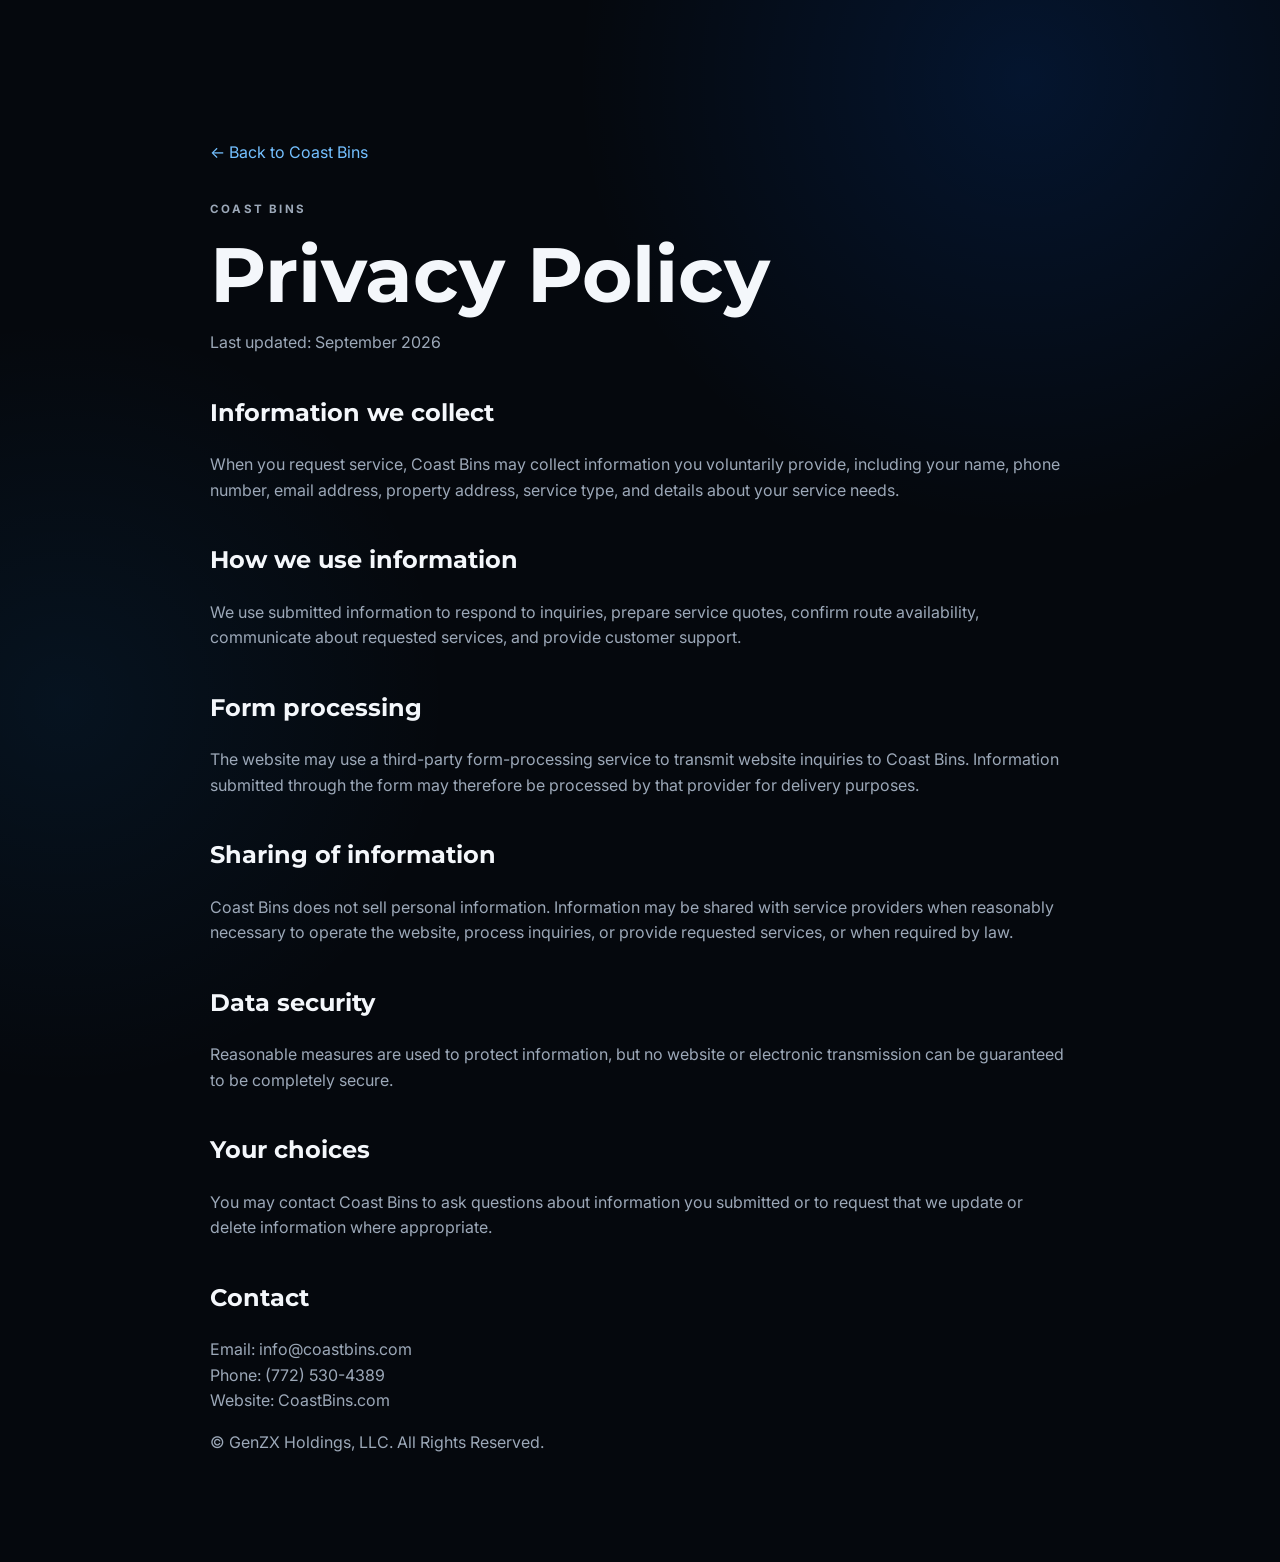
<file: privacy.html>
<!DOCTYPE html>
<html lang="en">
<head>
  <meta charset="UTF-8">
  <meta name="viewport" content="width=device-width, initial-scale=1.0">
  <meta name="theme-color" content="#05080d">
  <title>Privacy Policy | Coast Bins</title>
  <link rel="preconnect" href="https://fonts.googleapis.com">
  <link rel="preconnect" href="https://fonts.gstatic.com" crossorigin>
  <link href="https://fonts.googleapis.com/css2?family=Inter:wght@400;500;600;700&family=Montserrat:wght@600;700;800&display=swap" rel="stylesheet">
  <link rel="stylesheet" href="style.css">
</head>
<body>
  <main class="legal-page">
    <a class="legal-back" href="index.html">← Back to Coast Bins</a>
    <p class="eyebrow">COAST BINS</p>
    <h1>Privacy Policy</h1>
    <p>Last updated: September 2026</p>

    <h2>Information we collect</h2>
    <p>When you request service, Coast Bins may collect information you voluntarily provide, including your name, phone number, email address, property address, service type, and details about your service needs.</p>

    <h2>How we use information</h2>
    <p>We use submitted information to respond to inquiries, prepare service quotes, confirm route availability, communicate about requested services, and provide customer support.</p>

    <h2>Form processing</h2>
    <p>The website may use a third-party form-processing service to transmit website inquiries to Coast Bins. Information submitted through the form may therefore be processed by that provider for delivery purposes.</p>

    <h2>Sharing of information</h2>
    <p>Coast Bins does not sell personal information. Information may be shared with service providers when reasonably necessary to operate the website, process inquiries, or provide requested services, or when required by law.</p>

    <h2>Data security</h2>
    <p>Reasonable measures are used to protect information, but no website or electronic transmission can be guaranteed to be completely secure.</p>

    <h2>Your choices</h2>
    <p>You may contact Coast Bins to ask questions about information you submitted or to request that we update or delete information where appropriate.</p>

    <h2>Contact</h2>
    <p>Email: info@coastbins.com<br>Phone: (772) 530-4389<br>Website: CoastBins.com</p>

    <p>© GenZX Holdings, LLC. All Rights Reserved.</p>
  </main>
</body>
</html>
</file>
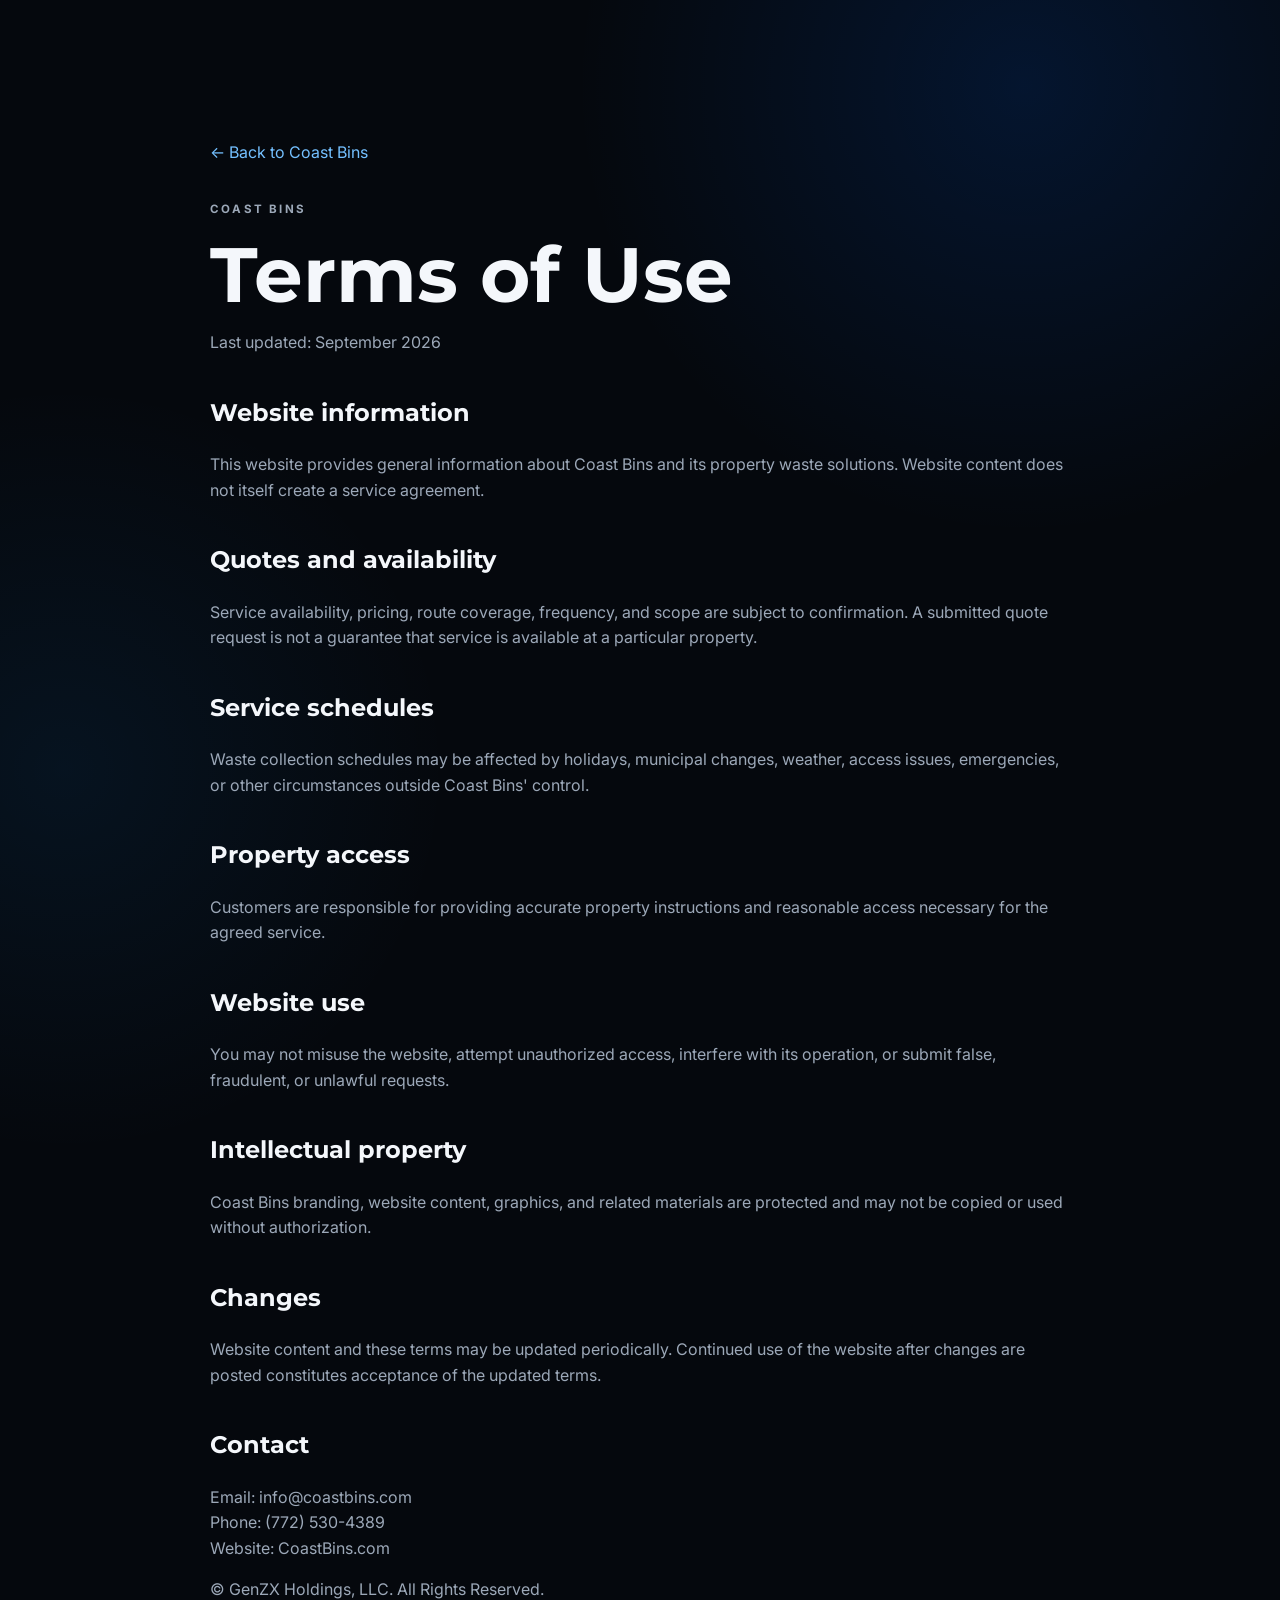
<file: terms.html>
<!DOCTYPE html>
<html lang="en">
<head>
  <meta charset="UTF-8">
  <meta name="viewport" content="width=device-width, initial-scale=1.0">
  <meta name="theme-color" content="#05080d">
  <title>Terms of Use | Coast Bins</title>
  <link rel="preconnect" href="https://fonts.googleapis.com">
  <link rel="preconnect" href="https://fonts.gstatic.com" crossorigin>
  <link href="https://fonts.googleapis.com/css2?family=Inter:wght@400;500;600;700&family=Montserrat:wght@600;700;800&display=swap" rel="stylesheet">
  <link rel="stylesheet" href="style.css">
</head>
<body>
  <main class="legal-page">
    <a class="legal-back" href="index.html">← Back to Coast Bins</a>
    <p class="eyebrow">COAST BINS</p>
    <h1>Terms of Use</h1>
    <p>Last updated: September 2026</p>

    <h2>Website information</h2>
    <p>This website provides general information about Coast Bins and its property waste solutions. Website content does not itself create a service agreement.</p>

    <h2>Quotes and availability</h2>
    <p>Service availability, pricing, route coverage, frequency, and scope are subject to confirmation. A submitted quote request is not a guarantee that service is available at a particular property.</p>

    <h2>Service schedules</h2>
    <p>Waste collection schedules may be affected by holidays, municipal changes, weather, access issues, emergencies, or other circumstances outside Coast Bins' control.</p>

    <h2>Property access</h2>
    <p>Customers are responsible for providing accurate property instructions and reasonable access necessary for the agreed service.</p>

    <h2>Website use</h2>
    <p>You may not misuse the website, attempt unauthorized access, interfere with its operation, or submit false, fraudulent, or unlawful requests.</p>

    <h2>Intellectual property</h2>
    <p>Coast Bins branding, website content, graphics, and related materials are protected and may not be copied or used without authorization.</p>

    <h2>Changes</h2>
    <p>Website content and these terms may be updated periodically. Continued use of the website after changes are posted constitutes acceptance of the updated terms.</p>

    <h2>Contact</h2>
    <p>Email: info@coastbins.com<br>Phone: (772) 530-4389<br>Website: CoastBins.com</p>

    <p>© GenZX Holdings, LLC. All Rights Reserved.</p>
  </main>
</body>
</html>
</file>
<file: style.css>
:root {
  --bg: #05080d;
  --bg-soft: #0a0f17;
  --panel: rgba(15, 22, 33, .72);
  --panel-strong: #0e141f;
  --text: #f4f7fb;
  --muted: #9ca8b8;
  --line: rgba(255,255,255,.10);
  --blue: #1595ff;
  --blue-2: #0066ff;
  --silver: #cbd4df;
  --shadow: 0 24px 70px rgba(0,0,0,.45);
  --radius: 26px;
}

* { box-sizing: border-box; }
html { scroll-behavior: smooth; }
body {
  margin: 0;
  background:
    radial-gradient(circle at 80% 5%, rgba(0,102,255,.14), transparent 28rem),
    radial-gradient(circle at 5% 45%, rgba(21,149,255,.08), transparent 24rem),
    var(--bg);
  color: var(--text);
  font-family: Inter, system-ui, -apple-system, BlinkMacSystemFont, "Segoe UI", sans-serif;
  line-height: 1.6;
  overflow-x: hidden;
}
a { color: inherit; text-decoration: none; }
img { max-width: 100%; display: block; }
button, input, select, textarea { font: inherit; }
.noise {
  position: fixed; inset: 0; pointer-events: none; opacity: .035; z-index: 50;
  background-image: url("data:image/svg+xml,%3Csvg viewBox='0 0 220 220' xmlns='http://www.w3.org/2000/svg'%3E%3Cfilter id='n'%3E%3CfeTurbulence type='fractalNoise' baseFrequency='.85' numOctaves='4' stitchTiles='stitch'/%3E%3C/filter%3E%3Crect width='100%25' height='100%25' filter='url(%23n)' opacity='.7'/%3E%3C/svg%3E");
}

.site-header {
  position: fixed; top: 0; left: 0; right: 0; z-index: 40;
  display: flex; justify-content: space-between; align-items: center;
  padding: 16px clamp(20px, 5vw, 76px);
  background: linear-gradient(to bottom, rgba(5,8,13,.96), rgba(5,8,13,.66));
  backdrop-filter: blur(16px);
  border-bottom: 1px solid rgba(255,255,255,.06);
}
.brand { display: flex; align-items: center; gap: 12px; min-width: max-content; }
.brand-mark {
  display: grid; place-items: center; width: 42px; height: 42px; border-radius: 50%;
  border: 1px solid rgba(203,212,223,.52);
  color: white; font-weight: 800; letter-spacing: -.08em;
  background: radial-gradient(circle at 30% 30%, rgba(21,149,255,.35), transparent 50%), #0b111a;
  box-shadow: inset 0 0 18px rgba(21,149,255,.18), 0 0 24px rgba(21,149,255,.12);
}
.brand strong, .footer-brand strong { font-family: Montserrat, sans-serif; letter-spacing: .12em; font-size: .92rem; }
.brand small { display: block; color: var(--muted); font-size: .58rem; letter-spacing: .13em; margin-top: 2px; }
.nav-links { display: flex; align-items: center; gap: 28px; font-size: .9rem; color: #c9d1dc; }
.nav-links a:hover { color: white; }
.nav-cta {
  padding: 11px 16px; border: 1px solid rgba(21,149,255,.55);
  border-radius: 999px; box-shadow: inset 0 0 18px rgba(21,149,255,.08);
}
.menu-toggle {
  display: none; background: transparent; color: white; border: 1px solid var(--line);
  padding: 9px 12px; border-radius: 10px;
}

.hero {
  min-height: 100vh; padding: 140px clamp(20px, 7vw, 110px) 80px;
  display: grid; grid-template-columns: 1.05fr .95fr; align-items: center; gap: 60px;
  position: relative; isolation: isolate;
}
.hero:before {
  content: ""; position: absolute; inset: 0; z-index: -3;
  background:
    linear-gradient(120deg, rgba(5,8,13,.96) 0%, rgba(5,8,13,.78) 47%, rgba(5,8,13,.30) 100%),
    linear-gradient(to top, var(--bg) 0%, transparent 28%);
}
.hero-glow { position: absolute; border-radius: 50%; filter: blur(20px); z-index: -2; }
.glow-a { width: 430px; height: 430px; right: 4%; top: 18%; background: rgba(0,102,255,.15); }
.glow-b { width: 280px; height: 280px; left: 18%; bottom: 8%; background: rgba(21,149,255,.08); }

.eyebrow { color: #8bc9ff; font-weight: 700; letter-spacing: .19em; font-size: .72rem; margin: 0 0 18px; }
.hero h1, .section-heading h2, .intro-grid h2, .luxury-copy h2, .area-card h2, .about-panel h2, .contact-copy h2, .final-cta h2 {
  font-family: Montserrat, sans-serif; line-height: 1.04; letter-spacing: -.035em; margin: 0;
}
.hero h1 { font-size: clamp(3.4rem, 7vw, 7.7rem); max-width: 870px; }
.hero h1 span {
  background: linear-gradient(90deg, #ffffff 3%, #b7c3d0 42%, #279cff 78%);
  -webkit-background-clip: text; background-clip: text; color: transparent;
}
.hero-lead { max-width: 700px; font-size: clamp(1.05rem, 1.7vw, 1.28rem); color: #b1bcc9; margin: 28px 0 32px; }
.hero-actions { display: flex; flex-wrap: wrap; gap: 14px; }
.btn {
  display: inline-flex; align-items: center; justify-content: center; min-height: 52px;
  padding: 0 22px; border-radius: 999px; font-weight: 700; border: 1px solid transparent;
  transition: .25s ease; cursor: pointer;
}
.btn-primary {
  color: white; background: linear-gradient(135deg, #006aff, #16a1ff);
  box-shadow: 0 12px 36px rgba(0,105,255,.28), inset 0 1px 0 rgba(255,255,255,.25);
}
.btn-primary:hover { transform: translateY(-2px); box-shadow: 0 18px 45px rgba(0,105,255,.36); }
.btn-secondary { border-color: rgba(255,255,255,.16); background: rgba(255,255,255,.04); color: #e7edf4; }
.btn-secondary:hover { border-color: rgba(255,255,255,.35); background: rgba(255,255,255,.07); }
.btn-full { width: 100%; }

.trust-strip { margin-top: 44px; display: flex; gap: 22px; flex-wrap: wrap; color: #9faab8; font-size: .8rem; letter-spacing: .02em; }
.trust-strip span { padding-right: 20px; border-right: 1px solid var(--line); }
.trust-strip span:last-child { border-right: 0; }
.trust-strip b { color: #3ca9ff; margin-right: 7px; }

.hero-visual { position: relative; max-width: 580px; justify-self: end; }
.visual-frame {
  position: relative; overflow: hidden; border-radius: 34px; border: 1px solid rgba(255,255,255,.12);
  background: linear-gradient(145deg, rgba(255,255,255,.06), rgba(255,255,255,.015));
  box-shadow: var(--shadow), 0 0 80px rgba(0,102,255,.10);
  transform: perspective(1000px) rotateY(-4deg) rotateX(1deg);
}
.visual-frame:after {
  content: ""; position: absolute; inset: 0;
  background: linear-gradient(130deg, rgba(255,255,255,.10), transparent 22%, transparent 76%, rgba(21,149,255,.10));
  pointer-events: none;
}
.visual-frame img { width: 100%; aspect-ratio: 1.23/1; object-fit: cover; object-position: center 35%; }
.visual-caption {
  display: flex; justify-content: space-between; gap: 12px; color: #8f9aaa;
  font-size: .67rem; letter-spacing: .16em; margin: 13px 8px 0;
}

.section-shell { width: min(1180px, calc(100% - 40px)); margin: 0 auto; padding: 110px 0; }
.intro { border-top: 1px solid var(--line); }
.intro-grid { display: grid; grid-template-columns: 1.1fr .9fr; gap: 70px; align-items: start; }
.intro-grid h2 { font-size: clamp(2.4rem, 5vw, 4.8rem); }
.intro-grid p { color: var(--muted); font-size: 1.08rem; max-width: 620px; margin-top: 4px; }

.section-heading { max-width: 760px; margin-bottom: 48px; }
.section-heading h2 { font-size: clamp(2.3rem, 4.8vw, 4.5rem); }
.section-heading > p:last-child { color: var(--muted); max-width: 630px; font-size: 1.05rem; }

.service-grid { display: grid; grid-template-columns: repeat(3, 1fr); gap: 18px; }
.service-card {
  position: relative; padding: 30px; min-height: 390px; overflow: hidden;
  background: linear-gradient(155deg, rgba(255,255,255,.055), rgba(255,255,255,.018));
  border: 1px solid rgba(255,255,255,.09); border-radius: var(--radius);
  box-shadow: inset 0 1px 0 rgba(255,255,255,.03);
  transition: .3s ease;
}
.service-card:hover { transform: translateY(-5px); border-color: rgba(21,149,255,.36); box-shadow: 0 24px 50px rgba(0,0,0,.26); }
.service-card.featured {
  background: radial-gradient(circle at top right, rgba(0,102,255,.18), transparent 42%),
              linear-gradient(155deg, rgba(255,255,255,.07), rgba(255,255,255,.018));
}
.card-number { position: absolute; right: 24px; top: 20px; color: rgba(255,255,255,.18); font-family: Montserrat; font-weight: 800; font-size: 2rem; }
.icon { width: 48px; height: 48px; display: grid; place-items: center; border-radius: 14px; margin-bottom: 50px; color: #70bdff; border: 1px solid rgba(21,149,255,.24); background: rgba(0,102,255,.09); font-size: 1.25rem; }
.service-card h3 { font-family: Montserrat; font-size: 1.34rem; margin: 0 0 12px; }
.service-card p { color: var(--muted); }
.service-card ul { list-style: none; padding: 0; margin: 22px 0 0; border-top: 1px solid var(--line); padding-top: 18px; }
.service-card li { color: #c1cad4; font-size: .88rem; padding: 4px 0; }
.service-card li:before { content: "—"; color: #3ca9ff; margin-right: 9px; }

.luxury-break { min-height: 720px; position: relative; overflow: hidden; display: flex; align-items: flex-end; }
.luxury-break img { position: absolute; inset: 0; width: 100%; height: 100%; object-fit: cover; object-position: 50% 48%; filter: saturate(.9) contrast(1.08); }
.luxury-overlay { position: absolute; inset: 0; background: linear-gradient(to top, rgba(4,7,11,.98) 2%, rgba(4,7,11,.28) 55%, rgba(4,7,11,.18)), linear-gradient(90deg, rgba(4,7,11,.6), transparent 70%); }
.luxury-copy { position: relative; width: min(1180px, calc(100% - 40px)); margin: 0 auto; padding: 90px 0; max-width: 1180px; }
.luxury-copy h2 { font-size: clamp(2.5rem, 5vw, 5rem); max-width: 820px; }
.luxury-copy p:last-child { max-width: 650px; color: #c7d0da; font-size: 1.05rem; }

.process-grid { display: grid; grid-template-columns: repeat(3,1fr); border-top: 1px solid var(--line); border-bottom: 1px solid var(--line); }
.process-step { padding: 40px 32px 46px 0; border-right: 1px solid var(--line); margin-right: 32px; }
.process-step:last-child { border-right: 0; margin-right: 0; }
.process-step span { color: #3ca9ff; font-weight: 700; letter-spacing: .16em; font-size: .76rem; }
.process-step h3 { font-family: Montserrat; font-size: 1.45rem; margin: 18px 0 10px; }
.process-step p { color: var(--muted); }

.area-card {
  display: grid; grid-template-columns: .9fr 1.1fr; gap: 70px; padding: 54px;
  border-radius: 34px; border: 1px solid rgba(255,255,255,.10);
  background: radial-gradient(circle at 95% 15%, rgba(0,102,255,.15), transparent 26rem),
              linear-gradient(150deg, rgba(255,255,255,.055), rgba(255,255,255,.018));
}
.area-card h2 { font-size: clamp(2.2rem, 4.2vw, 4rem); }
.area-card p { color: var(--muted); max-width: 540px; }
.area-tags { display: flex; flex-wrap: wrap; gap: 12px; align-content: center; }
.area-tags span { padding: 12px 16px; border-radius: 999px; border: 1px solid rgba(255,255,255,.10); color: #d5dde6; background: rgba(255,255,255,.035); }

.about-panel { max-width: 900px; padding-left: clamp(0px, 5vw, 70px); border-left: 1px solid rgba(21,149,255,.38); }
.about-kicker { color: #7ec4ff; letter-spacing: .18em; font-size: .72rem; font-weight: 700; margin-bottom: 18px; }
.about-panel h2 { font-size: clamp(2.5rem, 5vw, 4.8rem); }
.about-panel p { color: var(--muted); font-size: 1.06rem; max-width: 760px; }
.signature { font-family: Montserrat; font-size: 1.24rem; margin-top: 34px; }
.signature span { display: block; color: #7d8998; font-family: Inter; font-size: .8rem; letter-spacing: .08em; margin-top: 4px; }

.contact { border-top: 1px solid var(--line); }
.contact-grid { display: grid; grid-template-columns: .9fr 1.1fr; gap: 80px; align-items: start; }
.contact-copy h2 { font-size: clamp(2.6rem, 4.8vw, 4.7rem); }
.contact-copy > p:not(.eyebrow) { color: var(--muted); max-width: 600px; }
.contact-details { margin-top: 38px; display: grid; gap: 14px; }
.contact-details a, .contact-details > div { display: flex; justify-content: space-between; gap: 24px; padding: 16px 0; border-bottom: 1px solid var(--line); }
.contact-details span { color: #718096; font-size: .7rem; letter-spacing: .14em; }
.contact-details strong { color: #eef4fb; font-size: .95rem; }

.quote-form {
  padding: 34px; border-radius: 30px; border: 1px solid rgba(255,255,255,.10);
  background: linear-gradient(155deg, rgba(255,255,255,.055), rgba(255,255,255,.02));
  box-shadow: var(--shadow);
}
.form-row { display: grid; grid-template-columns: 1fr 1fr; gap: 14px; }
label { display: grid; gap: 8px; color: #c6cfda; font-size: .82rem; margin-bottom: 14px; }
input, select, textarea {
  width: 100%; background: #080d14; color: white; border: 1px solid rgba(255,255,255,.10);
  border-radius: 14px; padding: 14px 15px; outline: none; transition: .2s ease;
}
textarea { resize: vertical; }
input:focus, select:focus, textarea:focus { border-color: rgba(21,149,255,.60); box-shadow: 0 0 0 3px rgba(21,149,255,.08); }
.form-note { color: #6f7b8a; font-size: .73rem; text-align: center; margin: 12px 0 0; }

.final-cta { text-align: center; padding: 130px 20px; background: radial-gradient(circle at center, rgba(0,102,255,.13), transparent 25rem); }
.final-cta h2 { font-size: clamp(3rem, 7vw, 6.5rem); }
.final-cta p:not(.eyebrow) { color: var(--muted); margin-bottom: 28px; }

.site-footer {
  display: grid; grid-template-columns: 1fr 1fr; gap: 30px;
  padding: 46px clamp(20px, 5vw, 76px); border-top: 1px solid var(--line); background: #04070b;
}
.footer-brand span { display: block; color: #788494; font-size: .63rem; letter-spacing: .14em; margin-top: 6px; }
.footer-links { display: flex; justify-content: flex-end; flex-wrap: wrap; gap: 16px 24px; color: #9aa5b2; font-size: .82rem; }
.footer-legal { grid-column: 1/-1; color: #5f6976; font-size: .73rem; padding-top: 22px; border-top: 1px solid rgba(255,255,255,.06); }

.floating-call {
  position: fixed; right: 18px; bottom: 18px; z-index: 35;
  background: linear-gradient(135deg, #006aff, #15a1ff); color: white;
  border-radius: 999px; padding: 12px 17px; font-weight: 800; font-size: .84rem;
  box-shadow: 0 16px 36px rgba(0,100,255,.33);
}

.reveal { opacity: 0; transform: translateY(16px); transition: opacity .75s ease, transform .75s ease; }
.reveal.visible { opacity: 1; transform: translateY(0); }

@media (max-width: 980px) {
  .site-header { padding: 14px 18px; }
  .menu-toggle { display: block; }
  .nav-links {
    display: none; position: absolute; left: 16px; right: 16px; top: 72px; flex-direction: column; align-items: stretch;
    background: rgba(7,11,17,.97); border: 1px solid var(--line); border-radius: 18px; padding: 16px;
    box-shadow: var(--shadow);
  }
  .nav-links.open { display: flex; }
  .hero { grid-template-columns: 1fr; padding-top: 120px; }
  .hero-visual { justify-self: stretch; max-width: 720px; }
  .intro-grid, .area-card, .contact-grid { grid-template-columns: 1fr; gap: 38px; }
  .service-grid { grid-template-columns: 1fr 1fr; }
  .process-grid { grid-template-columns: 1fr; }
  .process-step { border-right: 0; border-bottom: 1px solid var(--line); margin-right: 0; padding-right: 0; }
  .process-step:last-child { border-bottom: 0; }
}

@media (max-width: 640px) {
  .brand small { display: none; }
  .brand strong { font-size: .78rem; }
  .hero { padding: 112px 20px 64px; gap: 44px; }
  .hero h1 { font-size: clamp(3.1rem, 17vw, 5.1rem); }
  .hero-lead { font-size: 1rem; }
  .trust-strip { gap: 10px; }
  .trust-strip span { width: 100%; border-right: 0; border-bottom: 1px solid var(--line); padding: 8px 0 12px; }
  .section-shell { width: min(100% - 32px, 1180px); padding: 82px 0; }
  .service-grid { grid-template-columns: 1fr; }
  .service-card { min-height: auto; }
  .luxury-break { min-height: 620px; }
  .area-card, .quote-form { padding: 25px; border-radius: 24px; }
  .form-row { grid-template-columns: 1fr; }
  .contact-details a, .contact-details > div { flex-direction: column; gap: 4px; }
  .site-footer { grid-template-columns: 1fr; }
  .footer-links { justify-content: flex-start; }
  .visual-frame { transform: none; }
}

.form-success {
  margin-bottom: 18px;
  padding: 14px 16px;
  border: 1px solid rgba(21,149,255,.35);
  border-radius: 14px;
  background: rgba(0,102,255,.08);
  color: #d9edff;
  font-size: .9rem;
}

.why-grid {
  display: grid;
  grid-template-columns: repeat(4, 1fr);
  gap: 16px;
}
.why-card {
  padding: 28px;
  border: 1px solid rgba(255,255,255,.09);
  border-radius: 24px;
  background: linear-gradient(155deg, rgba(255,255,255,.045), rgba(255,255,255,.015));
}
.why-card span {
  color: #3ca9ff;
  font-size: .72rem;
  font-weight: 800;
  letter-spacing: .15em;
}
.why-card h3 {
  font-family: Montserrat;
  margin: 42px 0 10px;
  font-size: 1.2rem;
}
.why-card p { color: var(--muted); margin-bottom: 0; }

.pricing-shell {
  display: grid;
  grid-template-columns: 1.2fr .8fr;
  gap: 54px;
  align-items: center;
  padding: 48px;
  border-radius: 30px;
  border: 1px solid rgba(255,255,255,.10);
  background: radial-gradient(circle at 90% 10%, rgba(0,102,255,.14), transparent 24rem),
              linear-gradient(155deg, rgba(255,255,255,.05), rgba(255,255,255,.018));
}
.pricing-shell h2 {
  font-family: Montserrat;
  font-size: clamp(2.3rem, 4.5vw, 4.4rem);
  line-height: 1.05;
  margin: 0 0 18px;
}
.pricing-shell p { color: var(--muted); }
.pricing-note {
  padding-left: 16px;
  border-left: 1px solid rgba(21,149,255,.4);
}
.pricing-cta {
  padding: 30px;
  border-radius: 22px;
  background: rgba(4,8,13,.64);
  border: 1px solid rgba(255,255,255,.08);
}
.pricing-cta span {
  color: #7fc5ff;
  font-size: .7rem;
  letter-spacing: .16em;
  font-weight: 800;
}
.pricing-cta strong {
  display: block;
  font-family: Montserrat;
  font-size: 1.7rem;
  line-height: 1.15;
  margin: 12px 0 24px;
}

.county-grid {
  display: grid;
  grid-template-columns: repeat(3,1fr);
  gap: 18px;
}
.county-card {
  min-height: 270px;
  padding: 30px;
  border-radius: 26px;
  border: 1px solid rgba(255,255,255,.09);
  background: linear-gradient(155deg, rgba(255,255,255,.05), rgba(255,255,255,.015));
}
.county-card span {
  color: #74c0ff;
  font-size: .7rem;
  letter-spacing: .15em;
  font-weight: 800;
}
.county-card h3 {
  font-family: Montserrat;
  font-size: 1.4rem;
  margin: 46px 0 12px;
}
.county-card p { color: var(--muted); }
.route-note {
  color: #6f7b89;
  font-size: .8rem;
  margin-top: 18px;
}

.faq-list {
  border-top: 1px solid var(--line);
}
.faq-list details {
  border-bottom: 1px solid var(--line);
  padding: 0;
}
.faq-list summary {
  list-style: none;
  cursor: pointer;
  padding: 24px 0;
  font-family: Montserrat;
  font-size: 1.08rem;
  display: flex;
  justify-content: space-between;
  gap: 20px;
}
.faq-list summary::-webkit-details-marker { display: none; }
.faq-list summary::after {
  content: "+";
  color: #48adff;
  font-size: 1.5rem;
  line-height: 1;
}
.faq-list details[open] summary::after { content: "−"; }
.faq-list details p {
  color: var(--muted);
  max-width: 820px;
  margin: -4px 0 24px;
}

.consent {
  grid-template-columns: auto 1fr;
  align-items: start;
  gap: 10px;
  margin: 12px 0 18px;
  color: #8995a5;
  font-size: .74rem;
}
.consent input {
  width: 16px;
  height: 16px;
  margin-top: 2px;
}
.consent a { color: #70bdff; text-decoration: underline; }

.footer-legal {
  display: flex;
  justify-content: space-between;
  gap: 18px;
  flex-wrap: wrap;
}
.legal-links {
  display: flex;
  gap: 18px;
}
.legal-links a:hover { color: #b8c7d6; }

.mobile-actions {
  position: fixed;
  right: 18px;
  bottom: 18px;
  z-index: 35;
  display: flex;
  gap: 8px;
}
.mobile-actions a {
  border-radius: 999px;
  padding: 12px 16px;
  font-weight: 800;
  font-size: .8rem;
  box-shadow: 0 16px 36px rgba(0,0,0,.3);
}
.mobile-actions a:first-child {
  background: #0d141e;
  border: 1px solid rgba(255,255,255,.13);
}
.mobile-actions a:last-child {
  background: linear-gradient(135deg, #006aff, #15a1ff);
}

.legal-page {
  width: min(860px, calc(100% - 36px));
  margin: 0 auto;
  padding: 140px 0 90px;
}
.legal-page h1 {
  font-family: Montserrat;
  font-size: clamp(2.6rem, 6vw, 5rem);
  line-height: 1.02;
  margin: 0 0 16px;
}
.legal-page h2 {
  font-family: Montserrat;
  margin-top: 38px;
}
.legal-page p, .legal-page li { color: var(--muted); }
.legal-back {
  display: inline-flex;
  margin-bottom: 34px;
  color: #74c0ff;
}

@media (max-width: 980px) {
  .why-grid { grid-template-columns: 1fr 1fr; }
  .pricing-shell { grid-template-columns: 1fr; }
  .county-grid { grid-template-columns: 1fr; }
}

@media (max-width: 640px) {
  .why-grid { grid-template-columns: 1fr; }
  .pricing-shell { padding: 26px; }
  .mobile-actions {
    left: 12px;
    right: 12px;
    bottom: 12px;
  }
  .mobile-actions a {
    flex: 1;
    text-align: center;
  }
  body { padding-bottom: 72px; }
}

.handle-grid {
  display: grid;
  grid-template-columns: repeat(4, 1fr);
  gap: 14px;
}
.handle-item {
  padding: 26px;
  min-height: 220px;
  border-radius: 22px;
  border: 1px solid rgba(255,255,255,.085);
  background: linear-gradient(155deg, rgba(255,255,255,.045), rgba(255,255,255,.012));
}
.handle-item span, .standards-grid article > span {
  color: #3ca9ff;
  font-size: .68rem;
  font-weight: 800;
  letter-spacing: .14em;
}
.handle-item strong {
  display: block;
  font-family: Montserrat;
  font-size: 1.08rem;
  margin: 38px 0 8px;
}
.handle-item p { color: var(--muted); font-size: .88rem; margin: 0; }

.completion-card {
  display: grid;
  grid-template-columns: 1.1fr .9fr;
  gap: 70px;
  align-items: center;
  padding: 54px;
  border-radius: 32px;
  border: 1px solid rgba(255,255,255,.10);
  background: radial-gradient(circle at 90% 15%, rgba(0,102,255,.18), transparent 22rem),
              linear-gradient(145deg, rgba(255,255,255,.055), rgba(255,255,255,.016));
}
.completion-card h2, .first-service-card h2, .portfolio-card h2, .holiday-grid h2 {
  font-family: Montserrat;
  font-size: clamp(2.2rem, 4.5vw, 4.3rem);
  line-height: 1.04;
  margin: 0 0 18px;
}
.completion-card > div > p:last-child, .first-service-card p, .portfolio-card p, .holiday-grid p { color: var(--muted); }
.phone-mock {
  max-width: 330px;
  justify-self: center;
  padding: 26px;
  border-radius: 32px;
  border: 1px solid rgba(255,255,255,.13);
  background: #070b11;
  box-shadow: 0 28px 70px rgba(0,0,0,.42), inset 0 0 35px rgba(0,102,255,.06);
}
.phone-mock span { color: #52b1ff; font-size: .67rem; letter-spacing: .15em; font-weight: 800; }
.phone-mock strong { display: block; font-family: Montserrat; font-size: 1.55rem; margin: 36px 0 8px; }
.phone-mock p { color: #c6d0da; }
.phone-mock small { display: block; color: #657180; border-top: 1px solid var(--line); padding-top: 18px; }

.first-service-card {
  max-width: 850px;
  border-left: 1px solid rgba(21,149,255,.48);
  padding: 24px 0 24px clamp(26px, 5vw, 70px);
}
.text-link { color: #6ebcff; font-weight: 700; }

.standards-grid {
  display: grid;
  grid-template-columns: repeat(5, 1fr);
  border-top: 1px solid var(--line);
  border-bottom: 1px solid var(--line);
}
.standards-grid article {
  padding: 30px 22px;
  border-right: 1px solid var(--line);
}
.standards-grid article:last-child { border-right: 0; }
.standards-grid h3 { font-family: Montserrat; font-size: 1rem; margin: 32px 0 8px; }
.standards-grid p { color: var(--muted); font-size: .84rem; }

.portfolio-card {
  display: flex;
  justify-content: space-between;
  gap: 50px;
  align-items: center;
  padding: 50px;
  border-radius: 30px;
  border: 1px solid rgba(21,149,255,.22);
  background: radial-gradient(circle at 95% 20%, rgba(0,102,255,.17), transparent 22rem),
              #080d14;
}
.portfolio-card > div { max-width: 720px; }
.portfolio-card .btn { min-width: 220px; }

.holiday-grid {
  display: grid;
  grid-template-columns: 1fr 1fr;
  gap: 70px;
  padding: 46px 0;
  border-top: 1px solid var(--line);
  border-bottom: 1px solid var(--line);
}

.conditional-field { display: none; }
.conditional-field.show { display: grid; }

@media (max-width: 980px) {
  .handle-grid { grid-template-columns: 1fr 1fr; }
  .completion-card { grid-template-columns: 1fr; }
  .standards-grid { grid-template-columns: 1fr 1fr; }
  .standards-grid article { border-bottom: 1px solid var(--line); }
  .portfolio-card { flex-direction: column; align-items: flex-start; }
  .holiday-grid { grid-template-columns: 1fr; gap: 24px; }
}
@media (max-width: 640px) {
  .handle-grid { grid-template-columns: 1fr; }
  .completion-card { padding: 26px; }
  .standards-grid { grid-template-columns: 1fr; }
  .standards-grid article { border-right: 0; }
  .portfolio-card { padding: 28px; }
}

.property-protection { position: relative; }
.protection-grid {
  display: grid;
  grid-template-columns: 1fr 1fr;
  gap: 18px;
}
.protection-grid article {
  padding: clamp(28px, 4vw, 48px);
  border: 1px solid rgba(255,255,255,.09);
  border-radius: 26px;
  background: linear-gradient(145deg, rgba(255,255,255,.045), rgba(255,255,255,.012));
}
.protection-grid article > span {
  color: #43adff;
  font-size: .68rem;
  font-weight: 800;
  letter-spacing: .16em;
}
.protection-grid h3 {
  font-family: Montserrat;
  font-size: clamp(1.55rem, 2.8vw, 2.35rem);
  margin: 26px 0 12px;
}
.protection-grid p {
  color: var(--muted);
  margin-bottom: 24px;
}
@media (max-width: 720px) {
  .protection-grid { grid-template-columns: 1fr; }
}

.tequesta-service-note {
  max-width: 1180px;
  margin: -34px auto 80px;
  padding: 24px 28px;
  border: 1px solid rgba(74,174,255,.18);
  border-radius: 20px;
  background: linear-gradient(135deg, rgba(19,119,255,.08), rgba(255,255,255,.018));
}
.tequesta-service-note span {
  display: block;
  margin-bottom: 9px;
  color: #57b5ff;
  font-size: .66rem;
  font-weight: 800;
  letter-spacing: .16em;
}
.tequesta-service-note p {
  margin: 0;
  color: var(--muted);
  line-height: 1.65;
}
.tequesta-service-note strong { color: #f3f7fb; }
@media (max-width: 720px) {
  .tequesta-service-note { margin: -18px 20px 58px; padding: 22px; }
}

.owner-section { position: relative; }
.owner-grid {
  display: grid;
  grid-template-columns: minmax(300px, .9fr) minmax(0, 1.1fr);
  gap: clamp(38px, 7vw, 90px);
  align-items: center;
}
.owner-photo-wrap {
  position: relative;
  max-width: 520px;
}
.owner-photo {
  display: block;
  width: 100%;
  aspect-ratio: 4 / 5;
  object-fit: cover;
  object-position: center 52%;
  border-radius: 28px;
  border: 1px solid rgba(255,255,255,.12);
  box-shadow: 0 32px 80px rgba(0,0,0,.42);
}
.owner-photo-accent {
  position: absolute;
  inset: auto -12px -12px 12%;
  height: 45%;
  border-right: 1px solid rgba(58,169,255,.55);
  border-bottom: 1px solid rgba(58,169,255,.55);
  border-radius: 0 0 30px 0;
  pointer-events: none;
}
.owner-copy h2 {
  font-family: Montserrat;
  font-size: clamp(2.25rem, 5vw, 4.8rem);
  line-height: 1.02;
  margin: 0 0 28px;
}
.owner-name {
  margin: 0 0 24px;
  padding-bottom: 22px;
  border-bottom: 1px solid var(--line);
}
.owner-name strong { font-family: Montserrat; font-size: 1.12rem; }
.owner-name span { color: #5db8ff; font-size: .86rem; }
.owner-copy blockquote {
  margin: 0 0 24px;
  padding: 0 0 0 22px;
  border-left: 2px solid rgba(62,174,255,.65);
  color: #d7e0e9;
  font-size: 1.03rem;
  line-height: 1.75;
}
.owner-copy > p:last-child { color: var(--muted); }
@media (max-width: 820px) {
  .owner-grid { grid-template-columns: 1fr; }
  .owner-photo-wrap { max-width: 100%; }
  .owner-photo { aspect-ratio: 4 / 5; }
}
</file>
